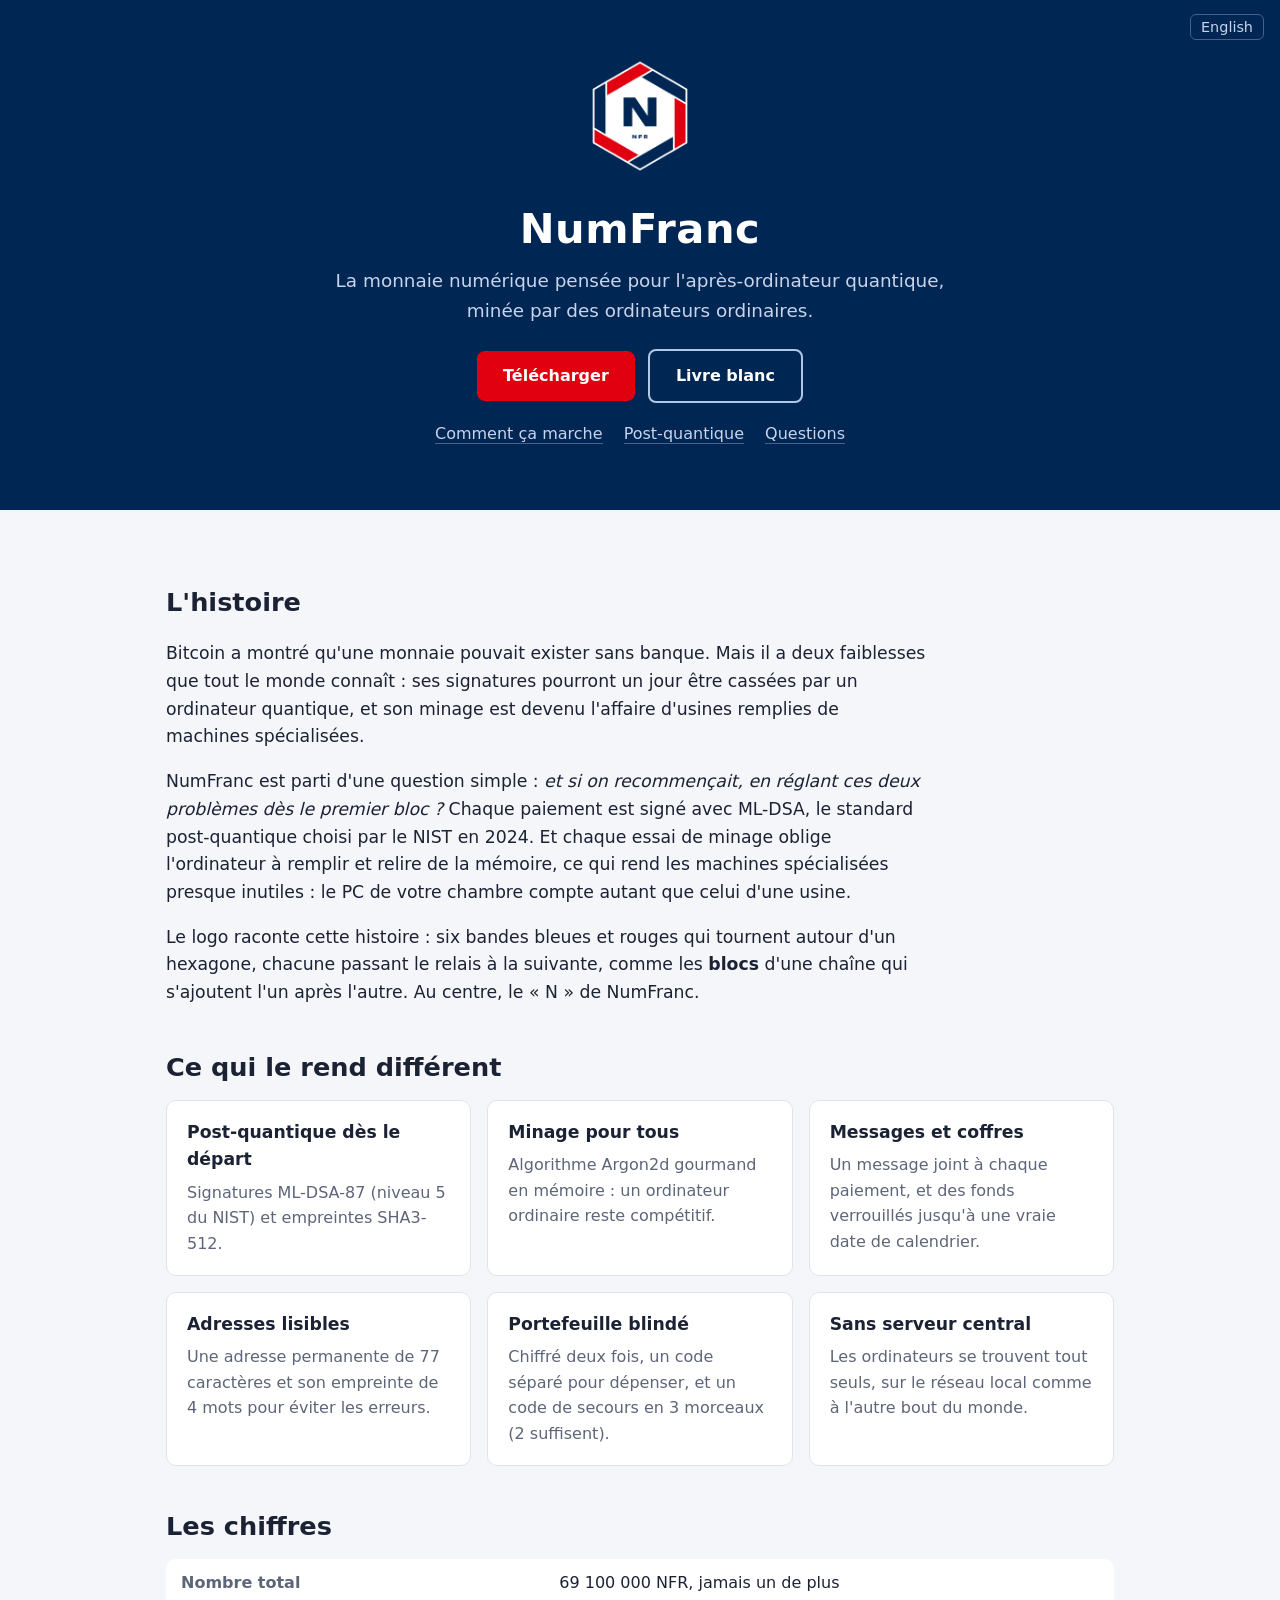
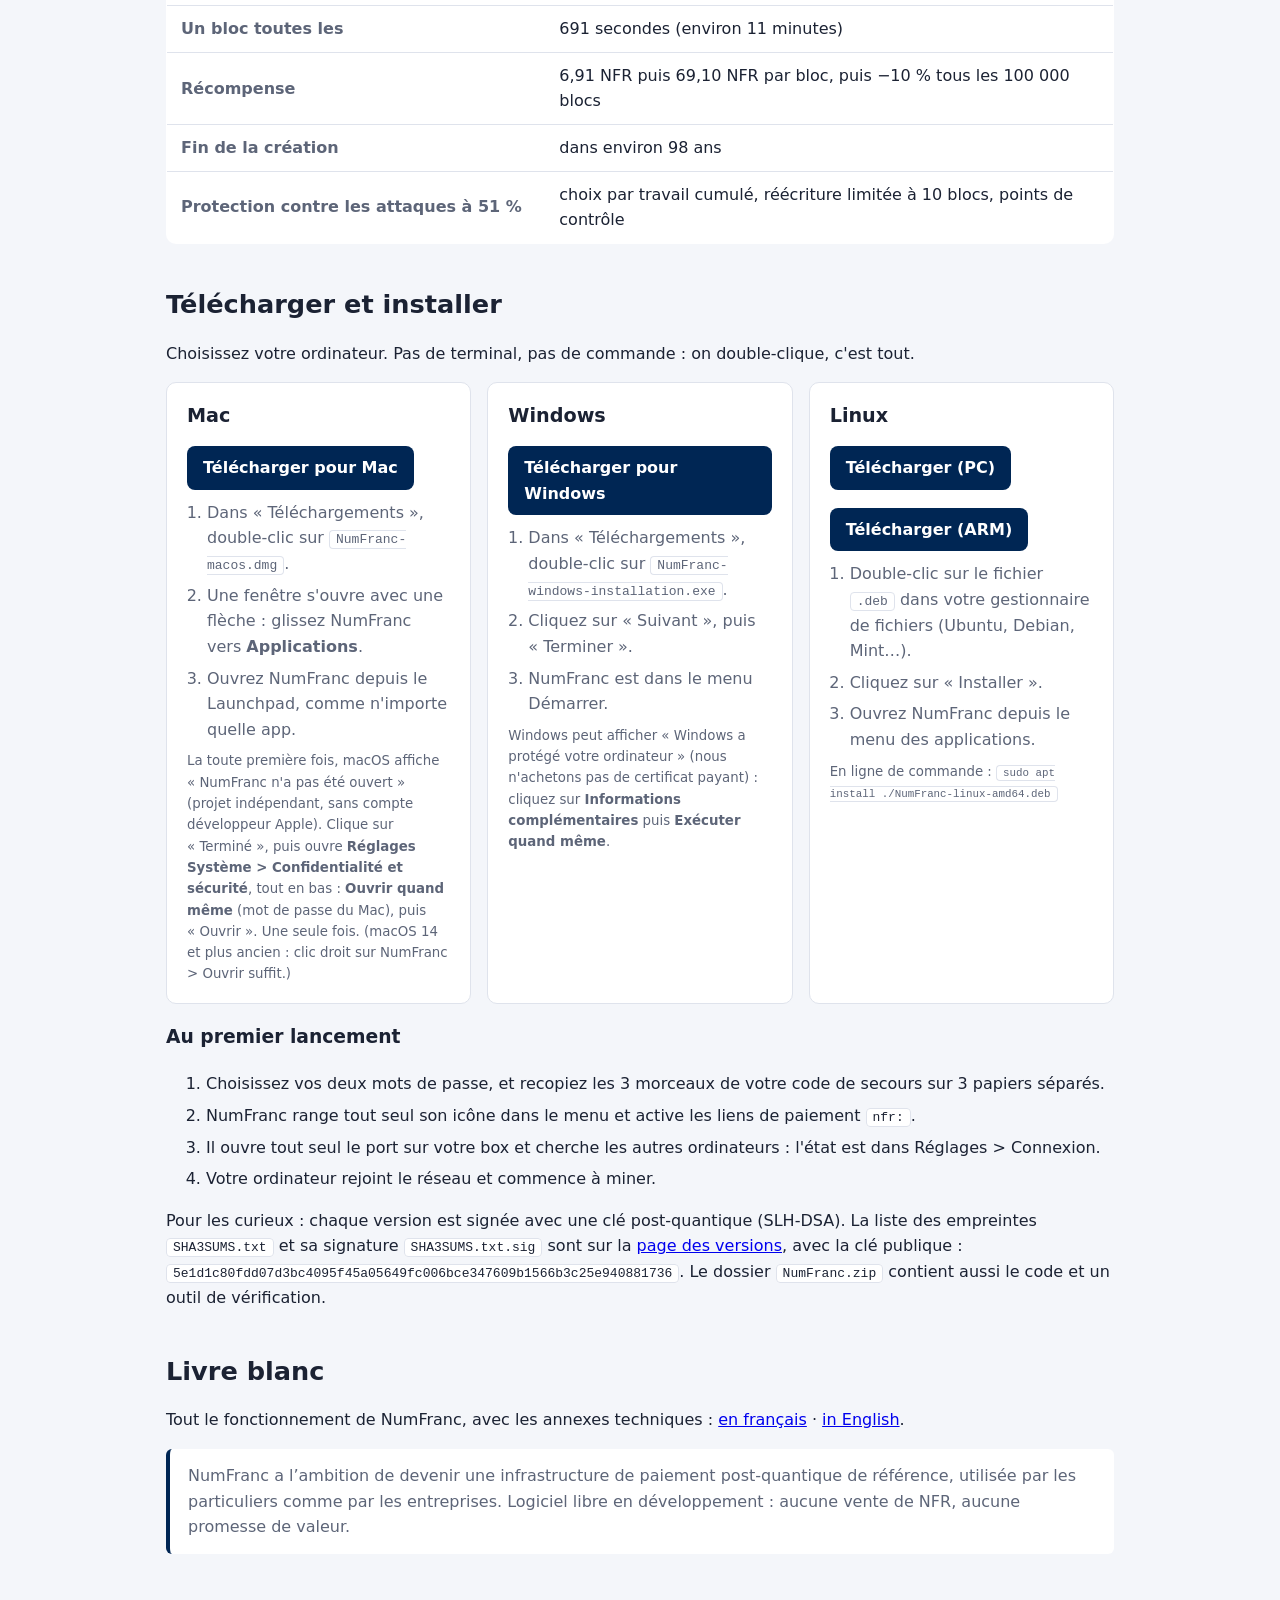
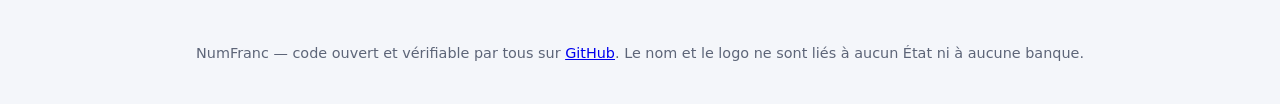
<file: site/index.html>
<!doctype html>
<html lang="fr">
<head>
<meta charset="utf-8">
<meta name="viewport" content="width=device-width, initial-scale=1">
<title>NumFranc (NFR)</title>
<meta name="description" content="NumFranc a l&#39;ambition de devenir une infrastructure de paiement post-quantique de référence, utilisée par les particuliers comme par les entreprises. Logiciel libre en développement : aucune vente de NFR, aucune promesse de valeur.">
<meta name="google-site-verification" content="rCvxL5lzXR0NyiisfN-q47-j6JkW8sqZQiL1lX-KWlM" />
<link rel="canonical" href="https://shadowrook-crypto.github.io/NumFranc/">
<link rel="alternate" hreflang="fr" href="https://shadowrook-crypto.github.io/NumFranc/">
<link rel="alternate" hreflang="en" href="https://shadowrook-crypto.github.io/NumFranc/en.html">
<meta name="keywords" content="NumFranc, NFR, cryptomonnaie, post-quantique, ML-DSA, SLH-DSA, Rust, blockchain, preuve de travail, Argon2, open source">
<meta property="og:type" content="website">
<meta property="og:title" content="NumFranc (NFR) — monnaie numérique post-quantique">
<meta property="og:description" content="NumFranc a l&#39;ambition de devenir une infrastructure de paiement post-quantique de référence, utilisée par les particuliers comme par les entreprises. Logiciel libre en développement : aucune vente de NFR, aucune promesse de valeur.">
<meta property="og:url" content="https://shadowrook-crypto.github.io/NumFranc/">
<meta property="og:image" content="https://shadowrook-crypto.github.io/NumFranc/logo-256.png">
<meta property="og:locale" content="fr_FR">
<meta name="twitter:card" content="summary">
<script type="application/ld+json">{"@context":"https://schema.org","@type":"SoftwareApplication","name":"NumFranc","alternateName":"NFR","applicationCategory":"FinanceApplication","operatingSystem":"macOS, Windows, Linux","offers":{"@type":"Offer","price":"0","priceCurrency":"EUR"},"license":"https://opensource.org/licenses/MIT","url":"https://shadowrook-crypto.github.io/NumFranc/","codeRepository":"https://github.com/ShadowRook-crypto/NumFranc","author":{"@type":"Person","name":"ShadowRook"},"description":"NumFranc a l'ambition de devenir une infrastructure de paiement post-quantique de référence, utilisée par les particuliers comme par les entreprises. Logiciel libre en développement : aucune vente de NFR, aucune promesse de valeur."}</script>
<link rel="icon" href="favicon.svg" type="image/svg+xml">
<link rel="icon" href="favicon-32.png" type="image/png" sizes="32x32">
<link rel="apple-touch-icon" href="apple-touch-icon.png">
<style>
  :root {
    --nuit: #002654; --or: #E1000F; --clair: #AFC8E6; --fond: #f4f6fa; --texte: #1b2233; --doux: #5d6578;
    --carte: #ffffff; --bord: #dfe3ec;
  }
  @media (prefers-color-scheme: dark) {
    :root { --fond: #12151c; --texte: #e8ebf2; --doux: #a3aabb; --carte: #1c212b; --bord: #2c3342; }
  }
  * { box-sizing: border-box; }
  body { margin: 0; font-family: system-ui, -apple-system, "Segoe UI", Roboto, sans-serif; background: var(--fond); color: var(--texte); line-height: 1.6; }
  header { background: var(--nuit); color: #fff; padding: 56px 16px 64px; text-align: center; }
  header img { width: 120px; height: 120px; }
  header h1 { font-size: 2.6rem; margin: 12px 0 4px; letter-spacing: .5px; }
  header p { margin: 0 auto; max-width: 640px; color: #c9d3ea; font-size: 1.15rem; }
  .bouton.secondaire { background: transparent; color: #fff; border: 2px solid var(--clair); margin-left: 8px; }
  .bouton { display: inline-block; margin-top: 24px; background: var(--or); color: #FFFFFF; font-weight: 700; padding: 12px 26px; border-radius: 8px; text-decoration: none; }
  main { max-width: 980px; margin: 0 auto; padding: 32px 16px 48px; }
  h2 { font-size: 1.6rem; margin: 40px 0 12px; }
  .histoire { font-size: 1.08rem; max-width: 760px; }
  .grille { display: grid; grid-template-columns: repeat(auto-fit, minmax(260px, 1fr)); gap: 16px; }
  .carte { background: var(--carte); border: 1px solid var(--bord); border-radius: 10px; padding: 18px 20px; }
  .carte h3 { margin: 0 0 6px; font-size: 1.08rem; }
  .carte p { margin: 0; color: var(--doux); }
  table { width: 100%; border-collapse: collapse; background: var(--carte); border: 1px solid var(--bord); border-radius: 10px; overflow: hidden; }
  td, th { text-align: left; padding: 10px 14px; border-bottom: 1px solid var(--bord); }
  th { width: 40%; color: var(--doux); font-weight: 600; }
  ol li { margin-bottom: 6px; }
  .langue { position: absolute; top: 14px; right: 16px; }
  .langue a { color: #c9d3ea; text-decoration: none; border: 1px solid #4a5f8a; border-radius: 6px; padding: 4px 10px; font-size: .9rem; }
  header { position: relative; }
  .systemes { display: grid; grid-template-columns: repeat(auto-fit, minmax(280px, 1fr)); gap: 16px; }
  .systemes .carte h3 { font-size: 1.2rem; }
  .systemes .telecharge { display: inline-block; margin: 8px 0 10px; background: var(--nuit); color: #fff; font-weight: 700; padding: 9px 16px; border-radius: 8px; text-decoration: none; }
  @media (prefers-color-scheme: dark) { .systemes .telecharge { background: #2c4a86; } }
  .systemes ol { margin: 0; padding-left: 20px; color: var(--doux); }
  .systemes small { color: var(--doux); display: block; margin-top: 8px; }
  .avertissement { border-left: 4px solid var(--nuit); background: var(--carte); padding: 14px 18px; border-radius: 6px; color: var(--doux); }
  footer { text-align: center; color: var(--doux); padding: 24px 16px 40px; font-size: .9rem; }
  code { background: var(--carte); border: 1px solid var(--bord); border-radius: 4px; padding: 1px 6px; overflow-wrap: anywhere; }
  nav.pages a { color: #c9d3ea; margin: 0 8px; text-decoration: none; border-bottom: 1px solid #4a5f8a; }
</style>
</head>
<body>
<header>
  <div class="langue"><a href="en.html" hreflang="en" lang="en">English</a></div>
  <img src="logo-256.png" alt="Logo NumFranc : un N bleu marine au centre d'un hexagone formé de six bandes bleues et rouges qui tournent">
  <h1>NumFranc</h1>
  <p>La monnaie numérique pensée pour l'après-ordinateur quantique, minée par des ordinateurs ordinaires.</p>
  <a class="bouton" href="https://github.com/ShadowRook-crypto/NumFranc/releases/latest">Télécharger</a>
  <a class="bouton secondaire" href="LIVRE_BLANC.pdf">Livre blanc</a>
  <nav class="pages" style="margin-top:18px"><a href="comment-ca-marche.html">Comment ça marche</a> <a href="post-quantique.html">Post-quantique</a> <a href="faq.html">Questions</a></nav>
</header>

<main>
  <h2>L'histoire</h2>
  <div class="histoire">
    <p>Bitcoin a montré qu'une monnaie pouvait exister sans banque. Mais il a deux faiblesses que tout le monde connaît&nbsp;: ses signatures pourront un jour être cassées par un ordinateur quantique, et son minage est devenu l'affaire d'usines remplies de machines spécialisées.</p>
    <p>NumFranc est parti d'une question simple&nbsp;: <em>et si on recommençait, en réglant ces deux problèmes dès le premier bloc&nbsp;?</em> Chaque paiement est signé avec ML-DSA, le standard post-quantique choisi par le NIST en 2024. Et chaque essai de minage oblige l'ordinateur à remplir et relire de la mémoire, ce qui rend les machines spécialisées presque inutiles&nbsp;: le PC de votre chambre compte autant que celui d'une usine.</p>
    <p>Le logo raconte cette histoire&nbsp;: six bandes bleues et rouges qui tournent autour d'un hexagone, chacune passant le relais à la suivante, comme les <strong>blocs</strong> d'une chaîne qui s'ajoutent l'un après l'autre. Au centre, le «&nbsp;N&nbsp;» de NumFranc.</p>
  </div>

  <h2>Ce qui le rend différent</h2>
  <div class="grille">
    <div class="carte"><h3>Post-quantique dès le départ</h3><p>Signatures ML-DSA-87 (niveau 5 du NIST) et empreintes SHA3-512.</p></div>
    <div class="carte"><h3>Minage pour tous</h3><p>Algorithme Argon2d gourmand en mémoire : un ordinateur ordinaire reste compétitif.</p></div>
    <div class="carte"><h3>Messages et coffres</h3><p>Un message joint à chaque paiement, et des fonds verrouillés jusqu'à une vraie date de calendrier.</p></div>
    <div class="carte"><h3>Adresses lisibles</h3><p>Une adresse permanente de 77 caractères et son empreinte de 4 mots pour éviter les erreurs.</p></div>
    <div class="carte"><h3>Portefeuille blindé</h3><p>Chiffré deux fois, un code séparé pour dépenser, et un code de secours en 3 morceaux (2 suffisent).</p></div>
    <div class="carte"><h3>Sans serveur central</h3><p>Les ordinateurs se trouvent tout seuls, sur le réseau local comme à l'autre bout du monde.</p></div>
  </div>

  <h2>Les chiffres</h2>
  <table>
    <tr><th>Nombre total</th><td>69 100 000 NFR, jamais un de plus</td></tr>
    <tr><th>Un bloc toutes les</th><td>691 secondes (environ 11 minutes)</td></tr>
    <tr><th>Récompense</th><td>6,91 NFR puis 69,10 NFR par bloc, puis −10 % tous les 100 000 blocs</td></tr>
    <tr><th>Fin de la création</th><td>dans environ 98 ans</td></tr>
    <tr><th>Protection contre les attaques à 51 %</th><td>choix par travail cumulé, réécriture limitée à 10 blocs, points de contrôle</td></tr>
  </table>

  <h2 id="telecharger">Télécharger et installer</h2>
  <p>Choisissez votre ordinateur. Pas de terminal, pas de commande&nbsp;: on double-clique, c'est tout.</p>
  <div class="systemes">
    <div class="carte">
      <h3>Mac</h3>
      <a class="telecharge" href="https://github.com/ShadowRook-crypto/NumFranc/releases/latest/download/NumFranc-macos.dmg">Télécharger pour Mac</a>
      <ol>
        <li>Dans «&nbsp;Téléchargements&nbsp;», double-clic sur <code>NumFranc-macos.dmg</code>.</li>
        <li>Une fenêtre s'ouvre avec une flèche&nbsp;: glissez NumFranc vers <strong>Applications</strong>.</li>
        <li>Ouvrez NumFranc depuis le Launchpad, comme n'importe quelle app.</li>
      </ol>
      <small>La toute première fois, macOS affiche «&nbsp;NumFranc n'a pas été ouvert&nbsp;» (projet indépendant, sans compte développeur Apple). Clique sur «&nbsp;Terminé&nbsp;», puis ouvre <strong>Réglages Système &gt; Confidentialité et sécurité</strong>, tout en bas&nbsp;: <strong>Ouvrir quand même</strong> (mot de passe du Mac), puis «&nbsp;Ouvrir&nbsp;». Une seule fois. (macOS 14 et plus ancien&nbsp;: clic droit sur NumFranc &gt; Ouvrir suffit.)</small>
    </div>
    <div class="carte">
      <h3>Windows</h3>
      <a class="telecharge" href="https://github.com/ShadowRook-crypto/NumFranc/releases/latest/download/NumFranc-windows-installation.exe">Télécharger pour Windows</a>
      <ol>
        <li>Dans «&nbsp;Téléchargements&nbsp;», double-clic sur <code>NumFranc-windows-installation.exe</code>.</li>
        <li>Cliquez sur «&nbsp;Suivant&nbsp;», puis «&nbsp;Terminer&nbsp;».</li>
        <li>NumFranc est dans le menu Démarrer.</li>
      </ol>
      <small>Windows peut afficher «&nbsp;Windows a protégé votre ordinateur&nbsp;» (nous n'achetons pas de certificat payant)&nbsp;: cliquez sur <strong>Informations complémentaires</strong> puis <strong>Exécuter quand même</strong>.</small>
    </div>
    <div class="carte">
      <h3>Linux</h3>
      <a class="telecharge" href="https://github.com/ShadowRook-crypto/NumFranc/releases/latest/download/NumFranc-linux-amd64.deb">Télécharger (PC)</a>
      <a class="telecharge" href="https://github.com/ShadowRook-crypto/NumFranc/releases/latest/download/NumFranc-linux-arm64.deb">Télécharger (ARM)</a>
      <ol>
        <li>Double-clic sur le fichier <code>.deb</code> dans votre gestionnaire de fichiers (Ubuntu, Debian, Mint…).</li>
        <li>Cliquez sur «&nbsp;Installer&nbsp;».</li>
        <li>Ouvrez NumFranc depuis le menu des applications.</li>
      </ol>
      <small>En ligne de commande&nbsp;: <code>sudo apt install ./NumFranc-linux-amd64.deb</code></small>
    </div>
  </div>
  <h3>Au premier lancement</h3>
  <ol>
    <li>Choisissez vos deux mots de passe, et recopiez les 3 morceaux de votre code de secours sur 3 papiers séparés.</li>
    <li>NumFranc range tout seul son icône dans le menu et active les liens de paiement <code>nfr:</code>.</li>
    <li>Il ouvre tout seul le port sur votre box et cherche les autres ordinateurs&nbsp;: l'état est dans Réglages &gt; Connexion.</li>
    <li>Votre ordinateur rejoint le réseau et commence à miner.</li>
  </ol>
  <p>Pour les curieux&nbsp;: chaque version est signée avec une clé post-quantique (SLH-DSA). La liste des empreintes <code>SHA3SUMS.txt</code> et sa signature <code>SHA3SUMS.txt.sig</code> sont sur la <a href="https://github.com/ShadowRook-crypto/NumFranc/releases/latest">page des versions</a>, avec la clé publique&nbsp;: <code>5e1d1c80fdd07d3bc4095f45a05649fc006bce347609b1566b3c25e940881736</code>. Le dossier <code>NumFranc.zip</code> contient aussi le code et un outil de vérification.</p>

  <h2>Livre blanc</h2>
  <p>Tout le fonctionnement de NumFranc, avec les annexes techniques&nbsp;: <a href="LIVRE_BLANC.pdf">en français</a> · <a href="WHITEPAPER.pdf">in English</a>.</p>

  <p class="avertissement">NumFranc a l&rsquo;ambition de devenir une infrastructure de paiement post-quantique de référence, utilisée par les particuliers comme par les entreprises. Logiciel libre en développement&nbsp;: aucune vente de NFR, aucune promesse de valeur.</p>
</main>

<footer>
  NumFranc — code ouvert et vérifiable par tous sur <a href="https://github.com/ShadowRook-crypto/NumFranc">GitHub</a>. Le nom et le logo ne sont liés à aucun État ni à aucune banque.
</footer>
</body>
</html>
</file>
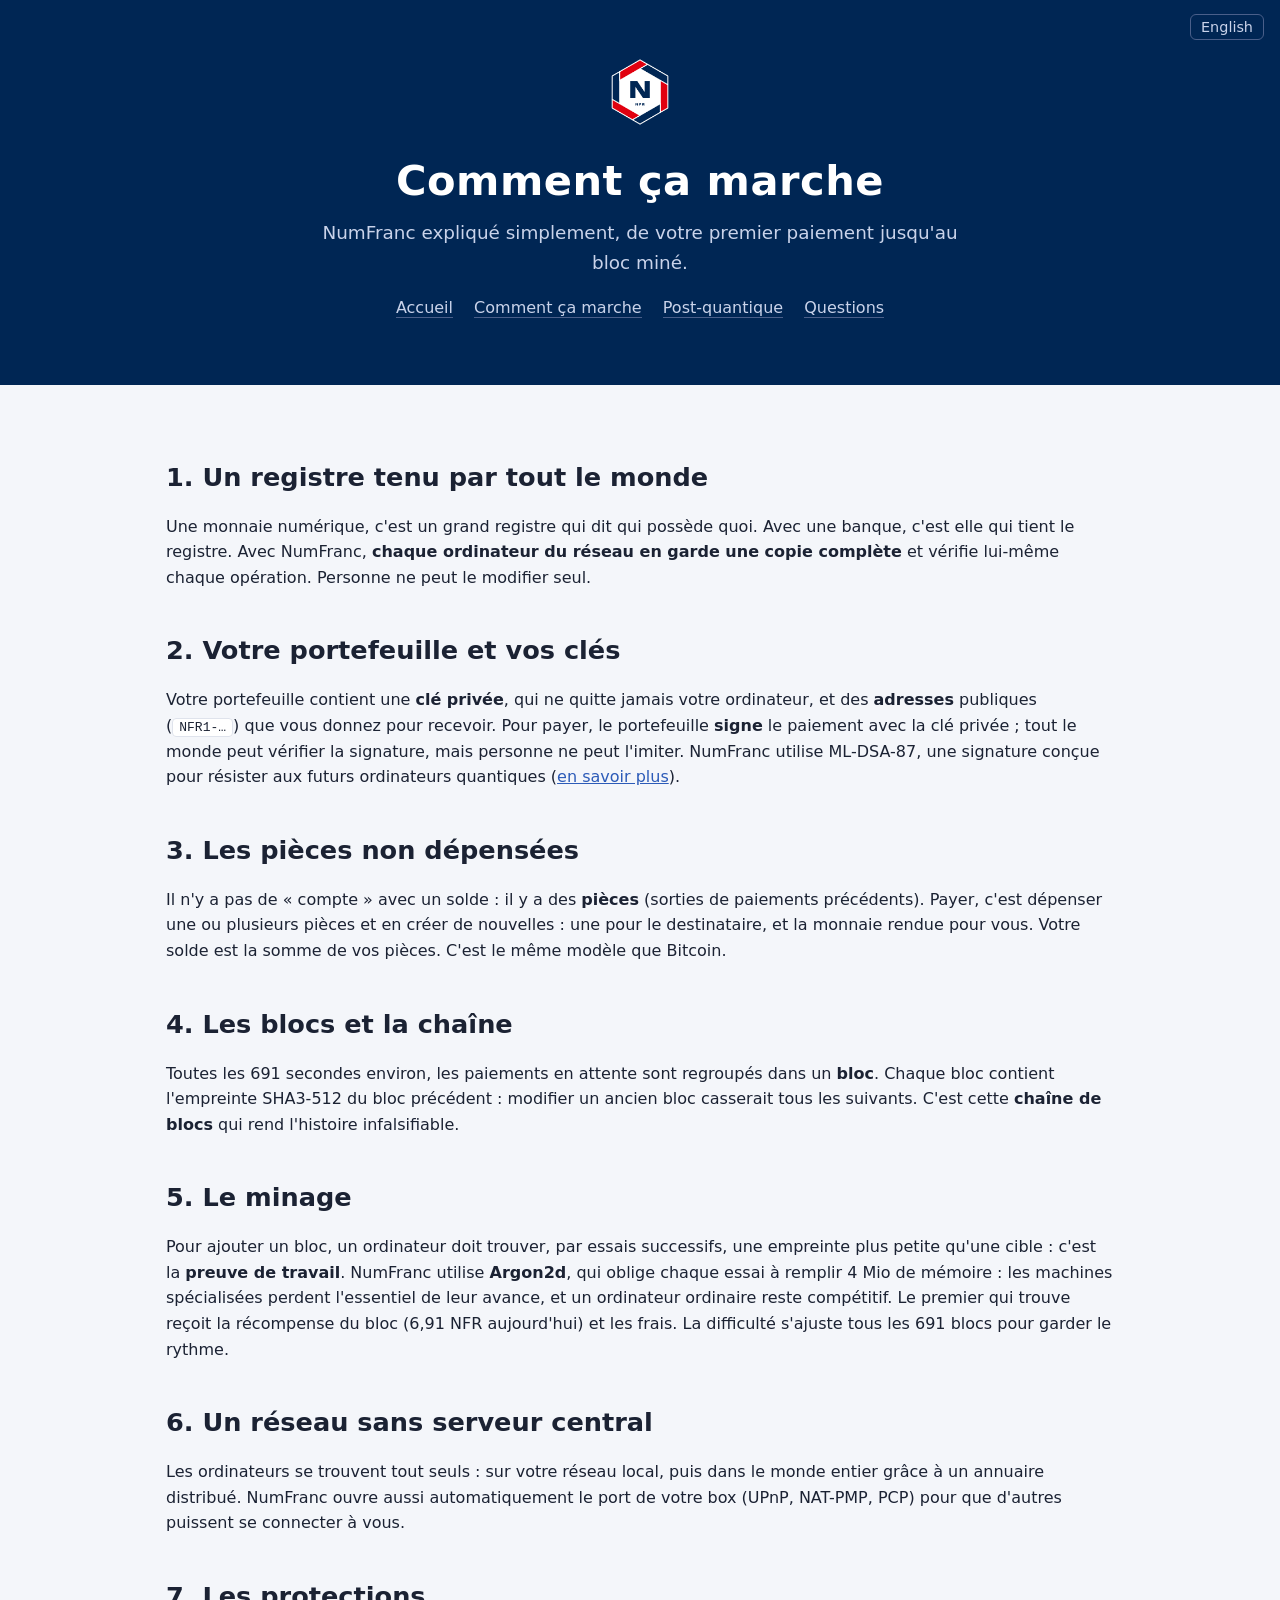
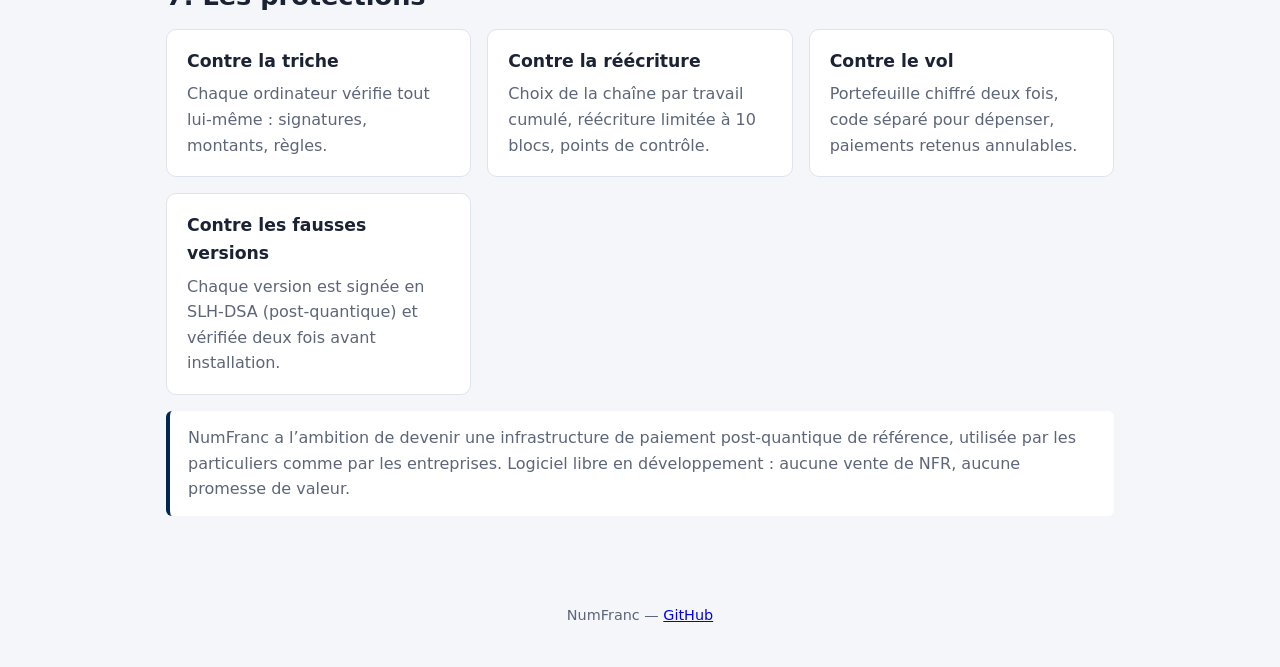
<file: site/comment-ca-marche.html>
<!doctype html>
<html lang="fr">
<head>
<meta charset="utf-8">
<meta name="viewport" content="width=device-width, initial-scale=1">
<title>Comment fonctionne NumFranc — blocs, minage et signatures post-quantiques</title>
<meta name="description" content="Comment fonctionne NumFranc, expliqué simplement : transactions, blocs, minage Argon2, signatures post-quantiques ML-DSA, réseau sans serveur central.">
<link rel="canonical" href="https://shadowrook-crypto.github.io/NumFranc/comment-ca-marche.html">
<link rel="alternate" hreflang="fr" href="https://shadowrook-crypto.github.io/NumFranc/comment-ca-marche.html">
<link rel="alternate" hreflang="en" href="https://shadowrook-crypto.github.io/NumFranc/how-it-works.html">
<meta property="og:type" content="article">
<meta property="og:title" content="Comment fonctionne NumFranc — blocs, minage et signatures post-quantiques">
<meta property="og:description" content="Comment fonctionne NumFranc, expliqué simplement : transactions, blocs, minage Argon2, signatures post-quantiques ML-DSA, réseau sans serveur central.">
<meta property="og:url" content="https://shadowrook-crypto.github.io/NumFranc/comment-ca-marche.html">
<meta property="og:image" content="https://shadowrook-crypto.github.io/NumFranc/logo-256.png">
<link rel="icon" href="favicon.svg" type="image/svg+xml">
<link rel="stylesheet" href="style.css">
</head>
<body>
<header>
  <div class="langue"><a href="how-it-works.html" hreflang="en">English</a></div>
  <img src="logo-256.png" alt="NumFranc" style="width:72px;height:72px">
  <h1>Comment ça marche</h1>
  <p>NumFranc expliqué simplement, de votre premier paiement jusqu'au bloc miné.</p>
  <nav class="pages"><a href="index.html">Accueil</a> <a href="comment-ca-marche.html">Comment ça marche</a> <a href="post-quantique.html">Post-quantique</a> <a href="faq.html">Questions</a></nav>
</header>
<main>

  <h2>1. Un registre tenu par tout le monde</h2>
  <p>Une monnaie numérique, c'est un grand registre qui dit qui possède quoi. Avec une banque, c'est elle qui tient le registre. Avec NumFranc, <strong>chaque ordinateur du réseau en garde une copie complète</strong> et vérifie lui-même chaque opération. Personne ne peut le modifier seul.</p>
  <h2>2. Votre portefeuille et vos clés</h2>
  <p>Votre portefeuille contient une <strong>clé privée</strong>, qui ne quitte jamais votre ordinateur, et des <strong>adresses</strong> publiques (<code>NFR1-…</code>) que vous donnez pour recevoir. Pour payer, le portefeuille <strong>signe</strong> le paiement avec la clé privée&nbsp;; tout le monde peut vérifier la signature, mais personne ne peut l'imiter. NumFranc utilise ML-DSA-87, une signature conçue pour résister aux futurs ordinateurs quantiques (<a href="post-quantique.html">en savoir plus</a>).</p>
  <h2>3. Les pièces non dépensées</h2>
  <p>Il n'y a pas de «&nbsp;compte&nbsp;» avec un solde&nbsp;: il y a des <strong>pièces</strong> (sorties de paiements précédents). Payer, c'est dépenser une ou plusieurs pièces et en créer de nouvelles&nbsp;: une pour le destinataire, et la monnaie rendue pour vous. Votre solde est la somme de vos pièces. C'est le même modèle que Bitcoin.</p>
  <h2>4. Les blocs et la chaîne</h2>
  <p>Toutes les 691 secondes environ, les paiements en attente sont regroupés dans un <strong>bloc</strong>. Chaque bloc contient l'empreinte SHA3-512 du bloc précédent&nbsp;: modifier un ancien bloc casserait tous les suivants. C'est cette <strong>chaîne de blocs</strong> qui rend l'histoire infalsifiable.</p>
  <h2>5. Le minage</h2>
  <p>Pour ajouter un bloc, un ordinateur doit trouver, par essais successifs, une empreinte plus petite qu'une cible&nbsp;: c'est la <strong>preuve de travail</strong>. NumFranc utilise <strong>Argon2d</strong>, qui oblige chaque essai à remplir 4&nbsp;Mio de mémoire&nbsp;: les machines spécialisées perdent l'essentiel de leur avance, et un ordinateur ordinaire reste compétitif. Le premier qui trouve reçoit la récompense du bloc (6,91 NFR aujourd'hui) et les frais. La difficulté s'ajuste tous les 691 blocs pour garder le rythme.</p>
  <h2>6. Un réseau sans serveur central</h2>
  <p>Les ordinateurs se trouvent tout seuls&nbsp;: sur votre réseau local, puis dans le monde entier grâce à un annuaire distribué. NumFranc ouvre aussi automatiquement le port de votre box (UPnP, NAT-PMP, PCP) pour que d'autres puissent se connecter à vous.</p>
  <h2>7. Les protections</h2>
  <div class="grille">
    <div class="carte"><h3>Contre la triche</h3><p>Chaque ordinateur vérifie tout lui-même : signatures, montants, règles.</p></div>
    <div class="carte"><h3>Contre la réécriture</h3><p>Choix de la chaîne par travail cumulé, réécriture limitée à 10 blocs, points de contrôle.</p></div>
    <div class="carte"><h3>Contre le vol</h3><p>Portefeuille chiffré deux fois, code séparé pour dépenser, paiements retenus annulables.</p></div>
    <div class="carte"><h3>Contre les fausses versions</h3><p>Chaque version est signée en SLH-DSA (post-quantique) et vérifiée deux fois avant installation.</p></div>
  </div>

  <p class="avertissement">NumFranc a l&rsquo;ambition de devenir une infrastructure de paiement post-quantique de référence, utilisée par les particuliers comme par les entreprises. Logiciel libre en développement&nbsp;: aucune vente de NFR, aucune promesse de valeur.</p>
</main>
<footer>NumFranc — <a href="https://github.com/ShadowRook-crypto/NumFranc">GitHub</a></footer>
</body>
</html>
</file>
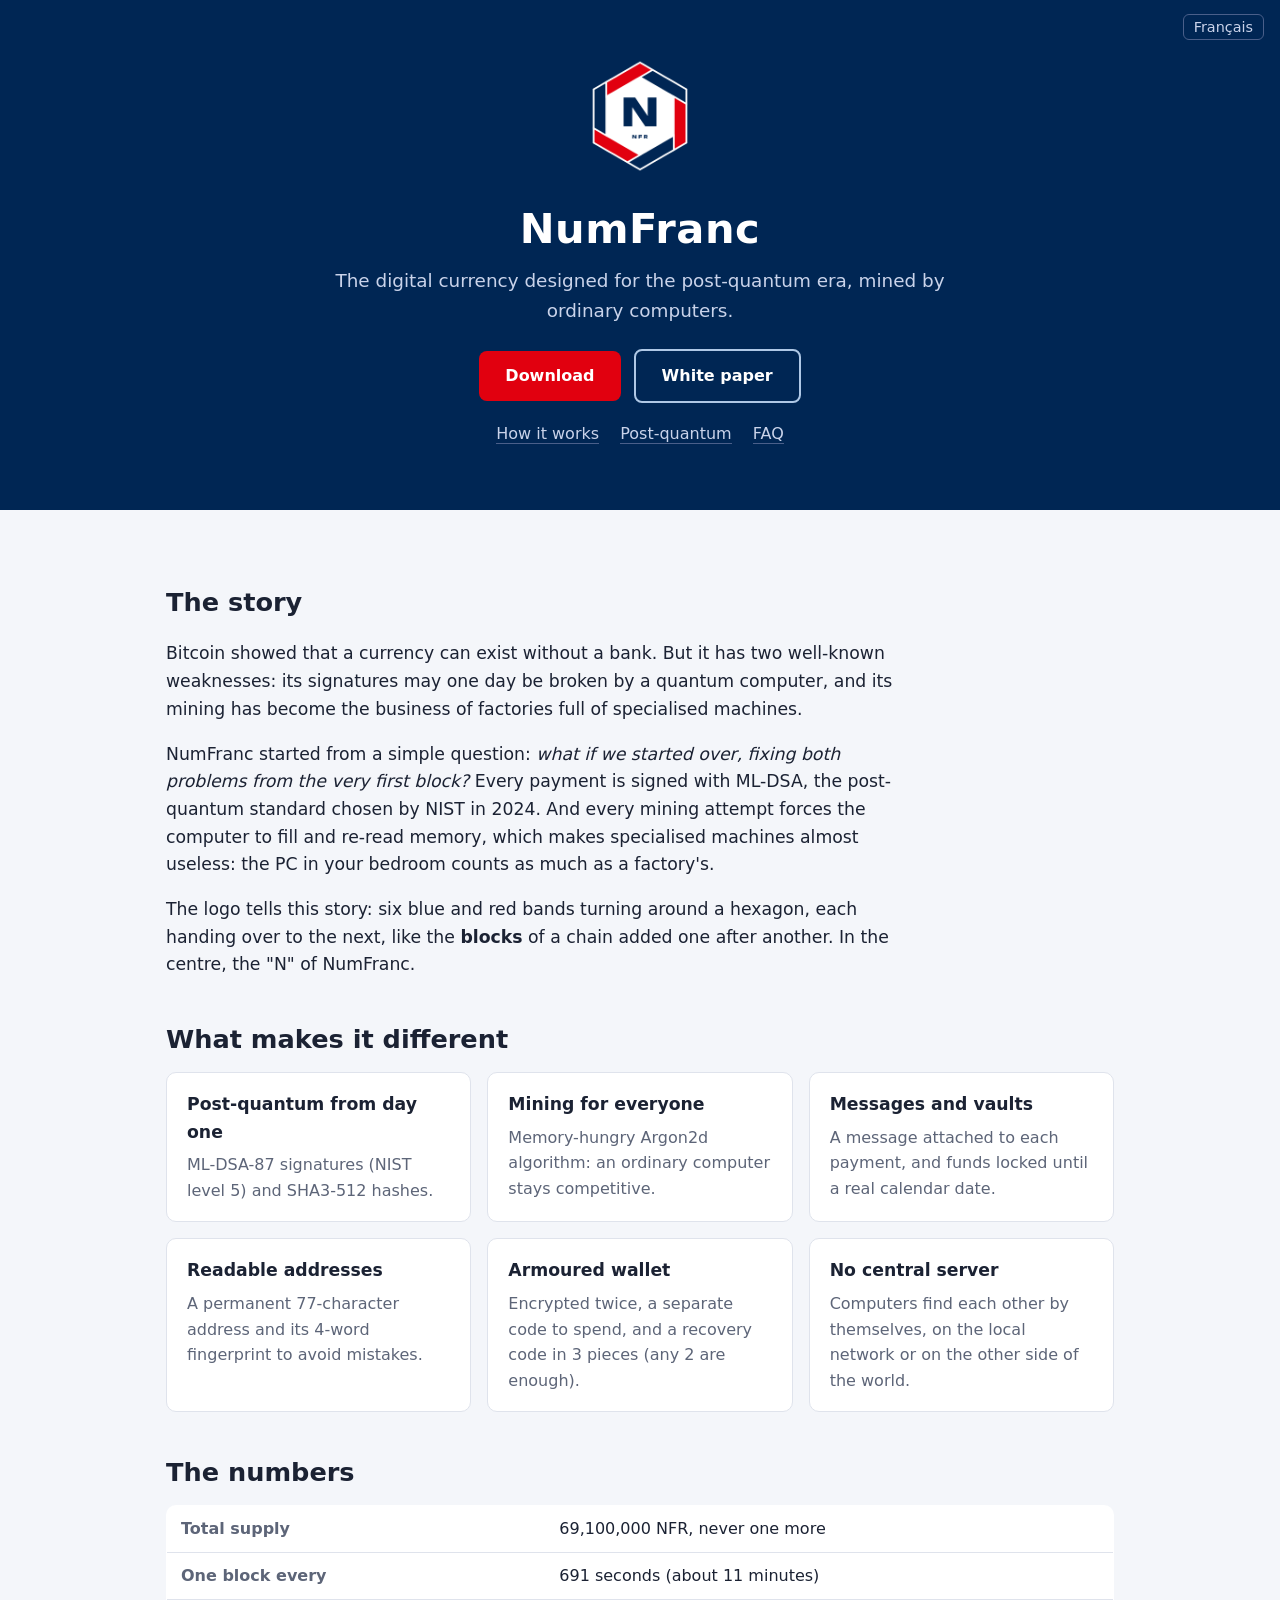
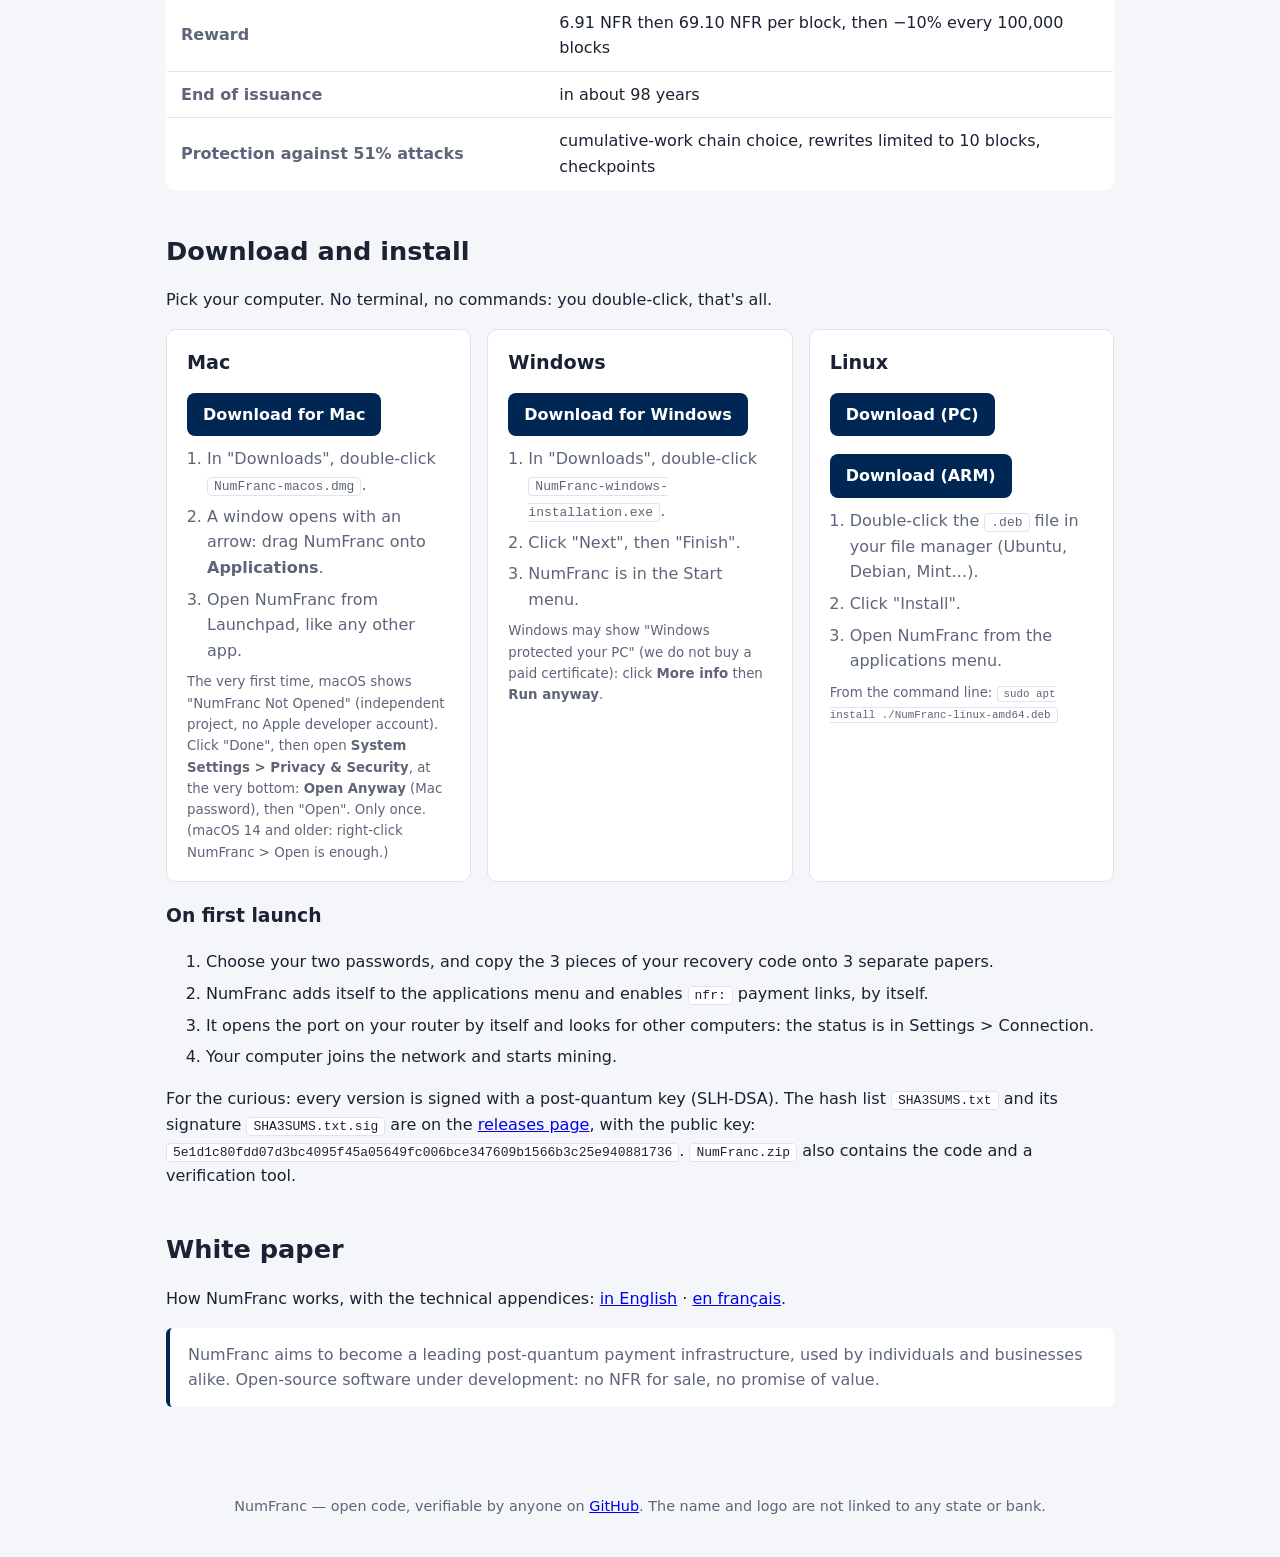
<file: site/en.html>
<!doctype html>
<html lang="en">
<head>
<meta charset="utf-8">
<meta name="viewport" content="width=device-width, initial-scale=1">
<title>NumFranc (NFR) — English</title>
<meta name="description" content="NumFranc aims to become a leading post-quantum payment infrastructure, used by individuals and businesses alike. Open-source software under development: no NFR for sale, no promise of value.">
<link rel="canonical" href="https://shadowrook-crypto.github.io/NumFranc/en.html">
<link rel="alternate" hreflang="fr" href="https://shadowrook-crypto.github.io/NumFranc/">
<link rel="alternate" hreflang="en" href="https://shadowrook-crypto.github.io/NumFranc/en.html">
<meta name="keywords" content="NumFranc, NFR, cryptocurrency, post-quantum, ML-DSA, SLH-DSA, Rust, blockchain, proof of work, Argon2, open source">
<meta property="og:type" content="website">
<meta property="og:title" content="NumFranc (NFR) — post-quantum digital currency">
<meta property="og:description" content="NumFranc aims to become a leading post-quantum payment infrastructure, used by individuals and businesses alike. Open-source software under development: no NFR for sale, no promise of value.">
<meta property="og:url" content="https://shadowrook-crypto.github.io/NumFranc/en.html">
<meta property="og:image" content="https://shadowrook-crypto.github.io/NumFranc/logo-256.png">
<meta property="og:locale" content="en_US">
<meta name="twitter:card" content="summary">
<link rel="icon" href="favicon.svg" type="image/svg+xml">
<link rel="icon" href="favicon-32.png" type="image/png" sizes="32x32">
<link rel="apple-touch-icon" href="apple-touch-icon.png">
<style>
  :root {
    --nuit: #002654; --or: #E1000F; --clair: #AFC8E6; --fond: #f4f6fa; --texte: #1b2233; --doux: #5d6578;
    --carte: #ffffff; --bord: #dfe3ec;
  }
  @media (prefers-color-scheme: dark) {
    :root { --fond: #12151c; --texte: #e8ebf2; --doux: #a3aabb; --carte: #1c212b; --bord: #2c3342; }
  }
  * { box-sizing: border-box; }
  body { margin: 0; font-family: system-ui, -apple-system, "Segoe UI", Roboto, sans-serif; background: var(--fond); color: var(--texte); line-height: 1.6; }
  header { background: var(--nuit); color: #fff; padding: 56px 16px 64px; text-align: center; }
  header img { width: 120px; height: 120px; }
  header h1 { font-size: 2.6rem; margin: 12px 0 4px; letter-spacing: .5px; }
  header p { margin: 0 auto; max-width: 640px; color: #c9d3ea; font-size: 1.15rem; }
  .bouton.secondaire { background: transparent; color: #fff; border: 2px solid var(--clair); margin-left: 8px; }
  .bouton { display: inline-block; margin-top: 24px; background: var(--or); color: #FFFFFF; font-weight: 700; padding: 12px 26px; border-radius: 8px; text-decoration: none; }
  main { max-width: 980px; margin: 0 auto; padding: 32px 16px 48px; }
  h2 { font-size: 1.6rem; margin: 40px 0 12px; }
  .histoire { font-size: 1.08rem; max-width: 760px; }
  .grille { display: grid; grid-template-columns: repeat(auto-fit, minmax(260px, 1fr)); gap: 16px; }
  .carte { background: var(--carte); border: 1px solid var(--bord); border-radius: 10px; padding: 18px 20px; }
  .carte h3 { margin: 0 0 6px; font-size: 1.08rem; }
  .carte p { margin: 0; color: var(--doux); }
  table { width: 100%; border-collapse: collapse; background: var(--carte); border: 1px solid var(--bord); border-radius: 10px; overflow: hidden; }
  td, th { text-align: left; padding: 10px 14px; border-bottom: 1px solid var(--bord); }
  th { width: 40%; color: var(--doux); font-weight: 600; }
  ol li { margin-bottom: 6px; }
  .langue { position: absolute; top: 14px; right: 16px; }
  .langue a { color: #c9d3ea; text-decoration: none; border: 1px solid #4a5f8a; border-radius: 6px; padding: 4px 10px; font-size: .9rem; }
  header { position: relative; }
  .systemes { display: grid; grid-template-columns: repeat(auto-fit, minmax(280px, 1fr)); gap: 16px; }
  .systemes .carte h3 { font-size: 1.2rem; }
  .systemes .telecharge { display: inline-block; margin: 8px 0 10px; background: var(--nuit); color: #fff; font-weight: 700; padding: 9px 16px; border-radius: 8px; text-decoration: none; }
  @media (prefers-color-scheme: dark) { .systemes .telecharge { background: #2c4a86; } }
  .systemes ol { margin: 0; padding-left: 20px; color: var(--doux); }
  .systemes small { color: var(--doux); display: block; margin-top: 8px; }
  .avertissement { border-left: 4px solid var(--nuit); background: var(--carte); padding: 14px 18px; border-radius: 6px; color: var(--doux); }
  footer { text-align: center; color: var(--doux); padding: 24px 16px 40px; font-size: .9rem; }
  code { background: var(--carte); border: 1px solid var(--bord); border-radius: 4px; padding: 1px 6px; overflow-wrap: anywhere; }
  nav.pages a { color: #c9d3ea; margin: 0 8px; text-decoration: none; border-bottom: 1px solid #4a5f8a; }
</style>
</head>
<body>
<header>
  <div class="langue"><a href="index.html" hreflang="fr" lang="fr">Français</a></div>
  <img src="logo-256.png" alt="NumFranc logo: a navy N at the centre of a hexagon made of six turning blue and red bands">
  <h1>NumFranc</h1>
  <p>The digital currency designed for the post-quantum era, mined by ordinary computers.</p>
  <a class="bouton" href="https://github.com/ShadowRook-crypto/NumFranc/releases/latest">Download</a>
  <a class="bouton secondaire" href="WHITEPAPER.pdf">White paper</a>
  <nav class="pages" style="margin-top:18px"><a href="how-it-works.html">How it works</a> <a href="post-quantum.html">Post-quantum</a> <a href="faq-en.html">FAQ</a></nav>
</header>

<main>
  <h2>The story</h2>
  <div class="histoire">
    <p>Bitcoin showed that a currency can exist without a bank. But it has two well-known weaknesses: its signatures may one day be broken by a quantum computer, and its mining has become the business of factories full of specialised machines.</p>
    <p>NumFranc started from a simple question: <em>what if we started over, fixing both problems from the very first block?</em> Every payment is signed with ML-DSA, the post-quantum standard chosen by NIST in 2024. And every mining attempt forces the computer to fill and re-read memory, which makes specialised machines almost useless: the PC in your bedroom counts as much as a factory's.</p>
    <p>The logo tells this story: six blue and red bands turning around a hexagon, each handing over to the next, like the <strong>blocks</strong> of a chain added one after another. In the centre, the "N" of NumFranc.</p>
  </div>

  <h2>What makes it different</h2>
  <div class="grille">
    <div class="carte"><h3>Post-quantum from day one</h3><p>ML-DSA-87 signatures (NIST level 5) and SHA3-512 hashes.</p></div>
    <div class="carte"><h3>Mining for everyone</h3><p>Memory-hungry Argon2d algorithm: an ordinary computer stays competitive.</p></div>
    <div class="carte"><h3>Messages and vaults</h3><p>A message attached to each payment, and funds locked until a real calendar date.</p></div>
    <div class="carte"><h3>Readable addresses</h3><p>A permanent 77-character address and its 4-word fingerprint to avoid mistakes.</p></div>
    <div class="carte"><h3>Armoured wallet</h3><p>Encrypted twice, a separate code to spend, and a recovery code in 3 pieces (any 2 are enough).</p></div>
    <div class="carte"><h3>No central server</h3><p>Computers find each other by themselves, on the local network or on the other side of the world.</p></div>
  </div>

  <h2>The numbers</h2>
  <table>
    <tr><th>Total supply</th><td>69,100,000 NFR, never one more</td></tr>
    <tr><th>One block every</th><td>691 seconds (about 11 minutes)</td></tr>
    <tr><th>Reward</th><td>6.91 NFR then 69.10 NFR per block, then −10% every 100,000 blocks</td></tr>
    <tr><th>End of issuance</th><td>in about 98 years</td></tr>
    <tr><th>Protection against 51% attacks</th><td>cumulative-work chain choice, rewrites limited to 10 blocks, checkpoints</td></tr>
  </table>

  <h2 id="telecharger">Download and install</h2>
  <p>Pick your computer. No terminal, no commands: you double-click, that's all.</p>
  <div class="systemes">
    <div class="carte">
      <h3>Mac</h3>
      <a class="telecharge" href="https://github.com/ShadowRook-crypto/NumFranc/releases/latest/download/NumFranc-macos.dmg">Download for Mac</a>
      <ol>
        <li>In "Downloads", double-click <code>NumFranc-macos.dmg</code>.</li>
        <li>A window opens with an arrow: drag NumFranc onto <strong>Applications</strong>.</li>
        <li>Open NumFranc from Launchpad, like any other app.</li>
      </ol>
      <small>The very first time, macOS shows "NumFranc Not Opened" (independent project, no Apple developer account). Click "Done", then open <strong>System Settings &gt; Privacy &amp; Security</strong>, at the very bottom: <strong>Open Anyway</strong> (Mac password), then "Open". Only once. (macOS 14 and older: right-click NumFranc &gt; Open is enough.)</small>
    </div>
    <div class="carte">
      <h3>Windows</h3>
      <a class="telecharge" href="https://github.com/ShadowRook-crypto/NumFranc/releases/latest/download/NumFranc-windows-installation.exe">Download for Windows</a>
      <ol>
        <li>In "Downloads", double-click <code>NumFranc-windows-installation.exe</code>.</li>
        <li>Click "Next", then "Finish".</li>
        <li>NumFranc is in the Start menu.</li>
      </ol>
      <small>Windows may show "Windows protected your PC" (we do not buy a paid certificate): click <strong>More info</strong> then <strong>Run anyway</strong>.</small>
    </div>
    <div class="carte">
      <h3>Linux</h3>
      <a class="telecharge" href="https://github.com/ShadowRook-crypto/NumFranc/releases/latest/download/NumFranc-linux-amd64.deb">Download (PC)</a>
      <a class="telecharge" href="https://github.com/ShadowRook-crypto/NumFranc/releases/latest/download/NumFranc-linux-arm64.deb">Download (ARM)</a>
      <ol>
        <li>Double-click the <code>.deb</code> file in your file manager (Ubuntu, Debian, Mint…).</li>
        <li>Click "Install".</li>
        <li>Open NumFranc from the applications menu.</li>
      </ol>
      <small>From the command line: <code>sudo apt install ./NumFranc-linux-amd64.deb</code></small>
    </div>
  </div>
  <h3>On first launch</h3>
  <ol>
    <li>Choose your two passwords, and copy the 3 pieces of your recovery code onto 3 separate papers.</li>
    <li>NumFranc adds itself to the applications menu and enables <code>nfr:</code> payment links, by itself.</li>
    <li>It opens the port on your router by itself and looks for other computers: the status is in Settings &gt; Connection.</li>
    <li>Your computer joins the network and starts mining.</li>
  </ol>
  <p>For the curious: every version is signed with a post-quantum key (SLH-DSA). The hash list <code>SHA3SUMS.txt</code> and its signature <code>SHA3SUMS.txt.sig</code> are on the <a href="https://github.com/ShadowRook-crypto/NumFranc/releases/latest">releases page</a>, with the public key: <code>5e1d1c80fdd07d3bc4095f45a05649fc006bce347609b1566b3c25e940881736</code>. <code>NumFranc.zip</code> also contains the code and a verification tool.</p>

  <h2>White paper</h2>
  <p>How NumFranc works, with the technical appendices: <a href="WHITEPAPER.pdf">in English</a> · <a href="LIVRE_BLANC.pdf">en français</a>.</p>

  <p class="avertissement">NumFranc aims to become a leading post-quantum payment infrastructure, used by individuals and businesses alike. Open-source software under development: no NFR for sale, no promise of value.</p>
</main>

<footer>
  NumFranc — open code, verifiable by anyone on <a href="https://github.com/ShadowRook-crypto/NumFranc">GitHub</a>. The name and logo are not linked to any state or bank.
</footer>
</body>
</html>
</file>
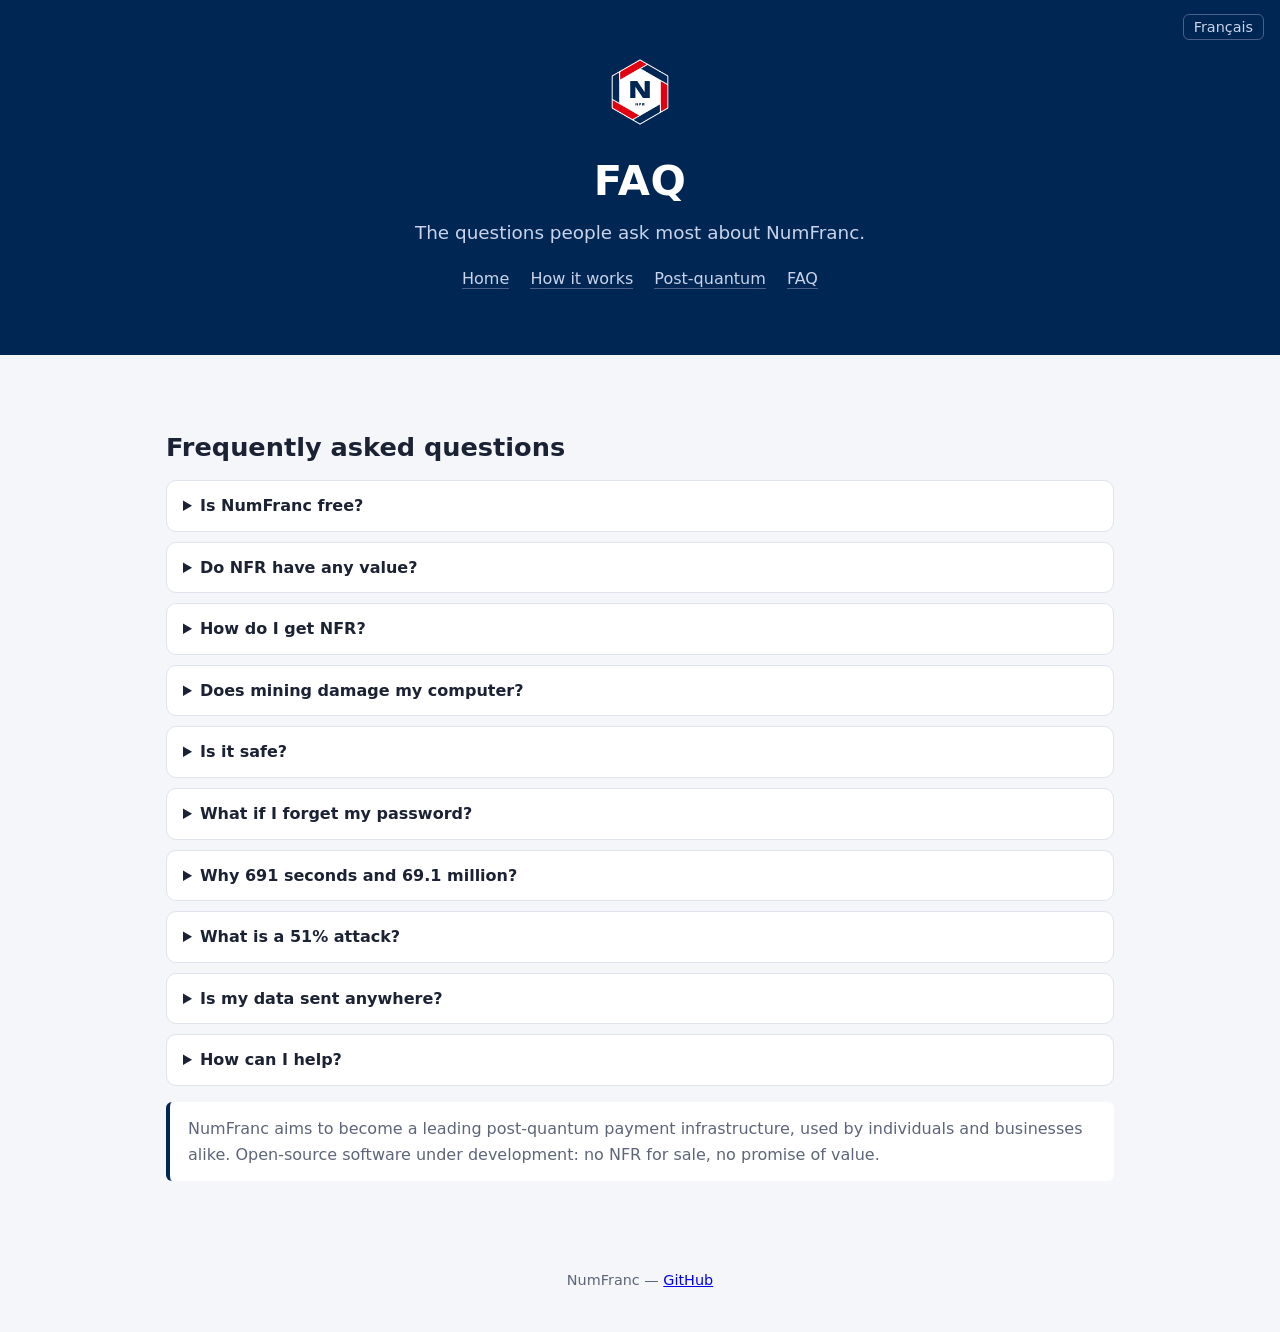
<file: site/faq-en.html>
<!doctype html>
<html lang="en">
<head>
<meta charset="utf-8">
<meta name="viewport" content="width=device-width, initial-scale=1">
<title>NumFranc (NFR) — frequently asked questions</title>
<meta name="description" content="Answers about NumFranc: cost, mining, safety, forgotten password, 51% attacks, privacy.">
<link rel="canonical" href="https://shadowrook-crypto.github.io/NumFranc/faq-en.html">
<link rel="alternate" hreflang="fr" href="https://shadowrook-crypto.github.io/NumFranc/faq.html">
<link rel="alternate" hreflang="en" href="https://shadowrook-crypto.github.io/NumFranc/faq-en.html">
<meta property="og:type" content="article">
<meta property="og:title" content="NumFranc (NFR) — frequently asked questions">
<meta property="og:description" content="Answers about NumFranc: cost, mining, safety, forgotten password, 51% attacks, privacy.">
<meta property="og:url" content="https://shadowrook-crypto.github.io/NumFranc/faq-en.html">
<meta property="og:image" content="https://shadowrook-crypto.github.io/NumFranc/logo-256.png">
<link rel="icon" href="favicon.svg" type="image/svg+xml">
<link rel="stylesheet" href="style.css">
<script type="application/ld+json">{"@context": "https://schema.org", "@type": "FAQPage", "mainEntity": [{"@type": "Question", "name": "Is NumFranc free?", "acceptedAnswer": {"@type": "Answer", "text": "Yes. The software is open source (MIT licence) and free on Mac, Windows and Linux. No NFR is sold."}}, {"@type": "Question", "name": "Do NFR have any value?", "acceptedAnswer": {"@type": "Answer", "text": "No value is promised. NumFranc is open-source software under development; NFR are created only by mining."}}, {"@type": "Question", "name": "How do I get NFR?", "acceptedAnswer": {"@type": "Answer", "text": "By mining with your computer (automatic after installing), or by receiving a payment from someone."}}, {"@type": "Question", "name": "Does mining damage my computer?", "acceptedAnswer": {"@type": "Answer", "text": "No, but the processor works harder and gets warmer, like when gaming. You can choose how many cores to use, and day/night schedules, in Settings."}}, {"@type": "Question", "name": "Is it safe?", "acceptedAnswer": {"@type": "Answer", "text": "The code is public and verifiable by anyone, tested automatically for every release, and every release is signed with SLH-DSA. It has not yet been independently audited by a specialised firm."}}, {"@type": "Question", "name": "What if I forget my password?", "acceptedAnswer": {"@type": "Answer", "text": "When you create your wallet, NumFranc gives you a recovery code in 3 pieces: any 2 pieces restore everything. Keep them on paper, in 3 different places."}}, {"@type": "Question", "name": "Why 691 seconds and 69.1 million?", "acceptedAnswer": {"@type": "Answer", "text": "69.1 million is roughly the population of France on 1 January 2026. And 691 seconds gives a pace close to Bitcoin's (10 minutes)."}}, {"@type": "Question", "name": "What is a 51% attack?", "acceptedAnswer": {"@type": "Answer", "text": "Someone with more than half of the mining power could rewrite the latest blocks. NumFranc limits any rewrite to 10 blocks, includes checkpoints and penalises chains mined in secret. The best protection is a network with many independent computers: install NumFranc to strengthen it."}}, {"@type": "Question", "name": "Is my data sent anywhere?", "acceptedAnswer": {"@type": "Answer", "text": "No. There is no account, no central server and no advertising. Your wallet stays encrypted on your computer."}}, {"@type": "Question", "name": "How can I help?", "acceptedAnswer": {"@type": "Answer", "text": "Install NumFranc and leave it running, report bugs or suggest improvements on GitHub, and tell others about it."}}]}</script>
</head>
<body>
<header>
  <div class="langue"><a href="faq.html" hreflang="fr">Français</a></div>
  <img src="logo-256.png" alt="NumFranc" style="width:72px;height:72px">
  <h1>FAQ</h1>
  <p>The questions people ask most about NumFranc.</p>
  <nav class="pages"><a href="en.html">Home</a> <a href="how-it-works.html">How it works</a> <a href="post-quantum.html">Post-quantum</a> <a href="faq-en.html">FAQ</a></nav>
</header>
<main>
  <h2>Frequently asked questions</h2>
  <details><summary>Is NumFranc free?</summary><p>Yes. The software is open source (MIT licence) and free on Mac, Windows and Linux. No NFR is sold.</p></details>
  <details><summary>Do NFR have any value?</summary><p>No value is promised. NumFranc is open-source software under development; NFR are created only by mining.</p></details>
  <details><summary>How do I get NFR?</summary><p>By mining with your computer (automatic after installing), or by receiving a payment from someone.</p></details>
  <details><summary>Does mining damage my computer?</summary><p>No, but the processor works harder and gets warmer, like when gaming. You can choose how many cores to use, and day/night schedules, in Settings.</p></details>
  <details><summary>Is it safe?</summary><p>The code is public and verifiable by anyone, tested automatically for every release, and every release is signed with SLH-DSA. It has not yet been independently audited by a specialised firm.</p></details>
  <details><summary>What if I forget my password?</summary><p>When you create your wallet, NumFranc gives you a recovery code in 3 pieces: any 2 pieces restore everything. Keep them on paper, in 3 different places.</p></details>
  <details><summary>Why 691 seconds and 69.1 million?</summary><p>69.1 million is roughly the population of France on 1 January 2026. And 691 seconds gives a pace close to Bitcoin's (10 minutes).</p></details>
  <details><summary>What is a 51% attack?</summary><p>Someone with more than half of the mining power could rewrite the latest blocks. NumFranc limits any rewrite to 10 blocks, includes checkpoints and penalises chains mined in secret. The best protection is a network with many independent computers: install NumFranc to strengthen it.</p></details>
  <details><summary>Is my data sent anywhere?</summary><p>No. There is no account, no central server and no advertising. Your wallet stays encrypted on your computer.</p></details>
  <details><summary>How can I help?</summary><p>Install NumFranc and leave it running, report bugs or suggest improvements on GitHub, and tell others about it.</p></details>
  <p class="avertissement">NumFranc aims to become a leading post-quantum payment infrastructure, used by individuals and businesses alike. Open-source software under development: no NFR for sale, no promise of value.</p>
</main>
<footer>NumFranc — <a href="https://github.com/ShadowRook-crypto/NumFranc">GitHub</a></footer>
</body>
</html>
</file>
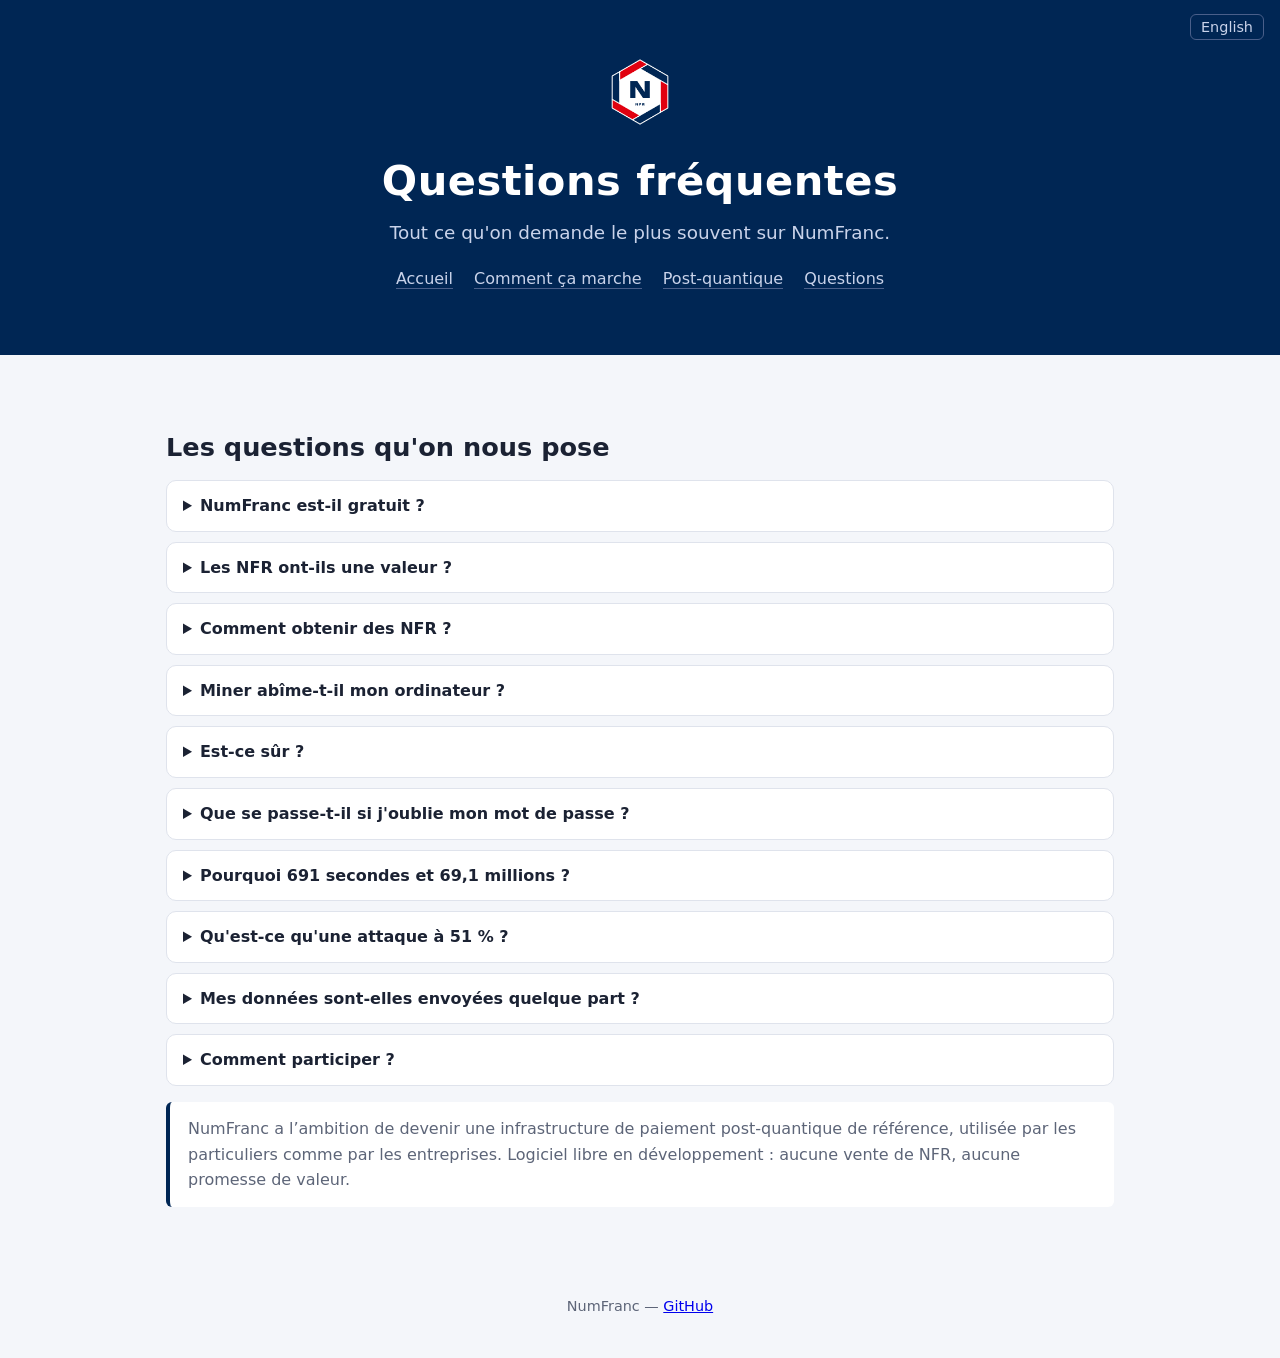
<file: site/faq.html>
<!doctype html>
<html lang="fr">
<head>
<meta charset="utf-8">
<meta name="viewport" content="width=device-width, initial-scale=1">
<title>Questions fréquentes sur NumFranc (NFR)</title>
<meta name="description" content="Les réponses aux questions sur NumFranc : gratuité, minage, sécurité, mot de passe oublié, attaque à 51 %, vie privée.">
<link rel="canonical" href="https://shadowrook-crypto.github.io/NumFranc/faq.html">
<link rel="alternate" hreflang="fr" href="https://shadowrook-crypto.github.io/NumFranc/faq.html">
<link rel="alternate" hreflang="en" href="https://shadowrook-crypto.github.io/NumFranc/faq-en.html">
<meta property="og:type" content="article">
<meta property="og:title" content="Questions fréquentes sur NumFranc (NFR)">
<meta property="og:description" content="Les réponses aux questions sur NumFranc : gratuité, minage, sécurité, mot de passe oublié, attaque à 51 %, vie privée.">
<meta property="og:url" content="https://shadowrook-crypto.github.io/NumFranc/faq.html">
<meta property="og:image" content="https://shadowrook-crypto.github.io/NumFranc/logo-256.png">
<link rel="icon" href="favicon.svg" type="image/svg+xml">
<link rel="stylesheet" href="style.css">
<script type="application/ld+json">{"@context": "https://schema.org", "@type": "FAQPage", "mainEntity": [{"@type": "Question", "name": "NumFranc est-il gratuit ?", "acceptedAnswer": {"@type": "Answer", "text": "Oui. Le logiciel est libre (licence MIT) et gratuit sur Mac, Windows et Linux. Aucun NFR n'est vendu."}}, {"@type": "Question", "name": "Les NFR ont-ils une valeur ?", "acceptedAnswer": {"@type": "Answer", "text": "Aucune valeur n'est promise. NumFranc est un logiciel libre en développement ; les NFR sont créés uniquement par le minage."}}, {"@type": "Question", "name": "Comment obtenir des NFR ?", "acceptedAnswer": {"@type": "Answer", "text": "En minant avec votre ordinateur (c'est automatique après l'installation), ou en recevant un paiement de quelqu'un."}}, {"@type": "Question", "name": "Miner abîme-t-il mon ordinateur ?", "acceptedAnswer": {"@type": "Answer", "text": "Non, mais le processeur travaille et chauffe davantage, comme pendant un jeu. Vous pouvez choisir le nombre de cœurs utilisés, et des horaires jour/nuit, dans les Réglages."}}, {"@type": "Question", "name": "Est-ce sûr ?", "acceptedAnswer": {"@type": "Answer", "text": "Le code est public et vérifiable par tous, testé automatiquement à chaque version, et chaque version est signée en SLH-DSA. Il n'a pas encore fait l'objet d'un audit indépendant par une société spécialisée."}}, {"@type": "Question", "name": "Que se passe-t-il si j'oublie mon mot de passe ?", "acceptedAnswer": {"@type": "Answer", "text": "À la création, NumFranc vous donne un code de secours en 3 morceaux : 2 morceaux suffisent pour tout récupérer. Rangez-les dans 3 endroits différents, sur papier."}}, {"@type": "Question", "name": "Pourquoi 691 secondes et 69,1 millions ?", "acceptedAnswer": {"@type": "Answer", "text": "69,1 millions, c'est environ la population de la France au 1er janvier 2026. Et 691 secondes donnent un rythme proche de celui de Bitcoin (10 minutes)."}}, {"@type": "Question", "name": "Qu'est-ce qu'une attaque à 51 % ?", "acceptedAnswer": {"@type": "Answer", "text": "Quelqu'un qui possède plus de la moitié de la puissance de minage pourrait réécrire les derniers blocs. NumFranc limite toute réécriture à 10 blocs, inscrit des points de contrôle et pénalise les chaînes minées en secret. La meilleure protection reste un réseau avec beaucoup d'ordinateurs indépendants : installez NumFranc pour le renforcer."}}, {"@type": "Question", "name": "Mes données sont-elles envoyées quelque part ?", "acceptedAnswer": {"@type": "Answer", "text": "Non. Il n'y a ni compte, ni serveur central, ni publicité. Votre portefeuille reste chiffré sur votre ordinateur."}}, {"@type": "Question", "name": "Comment participer ?", "acceptedAnswer": {"@type": "Answer", "text": "Installez NumFranc et laissez-le tourner, signalez les bugs ou proposez des améliorations sur GitHub, et parlez-en autour de vous."}}]}</script>
</head>
<body>
<header>
  <div class="langue"><a href="faq-en.html" hreflang="en">English</a></div>
  <img src="logo-256.png" alt="NumFranc" style="width:72px;height:72px">
  <h1>Questions fréquentes</h1>
  <p>Tout ce qu'on demande le plus souvent sur NumFranc.</p>
  <nav class="pages"><a href="index.html">Accueil</a> <a href="comment-ca-marche.html">Comment ça marche</a> <a href="post-quantique.html">Post-quantique</a> <a href="faq.html">Questions</a></nav>
</header>
<main>
  <h2>Les questions qu'on nous pose</h2>
  <details><summary>NumFranc est-il gratuit ?</summary><p>Oui. Le logiciel est libre (licence MIT) et gratuit sur Mac, Windows et Linux. Aucun NFR n'est vendu.</p></details>
  <details><summary>Les NFR ont-ils une valeur ?</summary><p>Aucune valeur n'est promise. NumFranc est un logiciel libre en développement ; les NFR sont créés uniquement par le minage.</p></details>
  <details><summary>Comment obtenir des NFR ?</summary><p>En minant avec votre ordinateur (c'est automatique après l'installation), ou en recevant un paiement de quelqu'un.</p></details>
  <details><summary>Miner abîme-t-il mon ordinateur ?</summary><p>Non, mais le processeur travaille et chauffe davantage, comme pendant un jeu. Vous pouvez choisir le nombre de cœurs utilisés, et des horaires jour/nuit, dans les Réglages.</p></details>
  <details><summary>Est-ce sûr ?</summary><p>Le code est public et vérifiable par tous, testé automatiquement à chaque version, et chaque version est signée en SLH-DSA. Il n'a pas encore fait l'objet d'un audit indépendant par une société spécialisée.</p></details>
  <details><summary>Que se passe-t-il si j'oublie mon mot de passe ?</summary><p>À la création, NumFranc vous donne un code de secours en 3 morceaux : 2 morceaux suffisent pour tout récupérer. Rangez-les dans 3 endroits différents, sur papier.</p></details>
  <details><summary>Pourquoi 691 secondes et 69,1 millions ?</summary><p>69,1 millions, c'est environ la population de la France au 1er janvier 2026. Et 691 secondes donnent un rythme proche de celui de Bitcoin (10 minutes).</p></details>
  <details><summary>Qu'est-ce qu'une attaque à 51 % ?</summary><p>Quelqu'un qui possède plus de la moitié de la puissance de minage pourrait réécrire les derniers blocs. NumFranc limite toute réécriture à 10 blocs, inscrit des points de contrôle et pénalise les chaînes minées en secret. La meilleure protection reste un réseau avec beaucoup d'ordinateurs indépendants : installez NumFranc pour le renforcer.</p></details>
  <details><summary>Mes données sont-elles envoyées quelque part ?</summary><p>Non. Il n'y a ni compte, ni serveur central, ni publicité. Votre portefeuille reste chiffré sur votre ordinateur.</p></details>
  <details><summary>Comment participer ?</summary><p>Installez NumFranc et laissez-le tourner, signalez les bugs ou proposez des améliorations sur GitHub, et parlez-en autour de vous.</p></details>
  <p class="avertissement">NumFranc a l&rsquo;ambition de devenir une infrastructure de paiement post-quantique de référence, utilisée par les particuliers comme par les entreprises. Logiciel libre en développement&nbsp;: aucune vente de NFR, aucune promesse de valeur.</p>
</main>
<footer>NumFranc — <a href="https://github.com/ShadowRook-crypto/NumFranc">GitHub</a></footer>
</body>
</html>
</file>
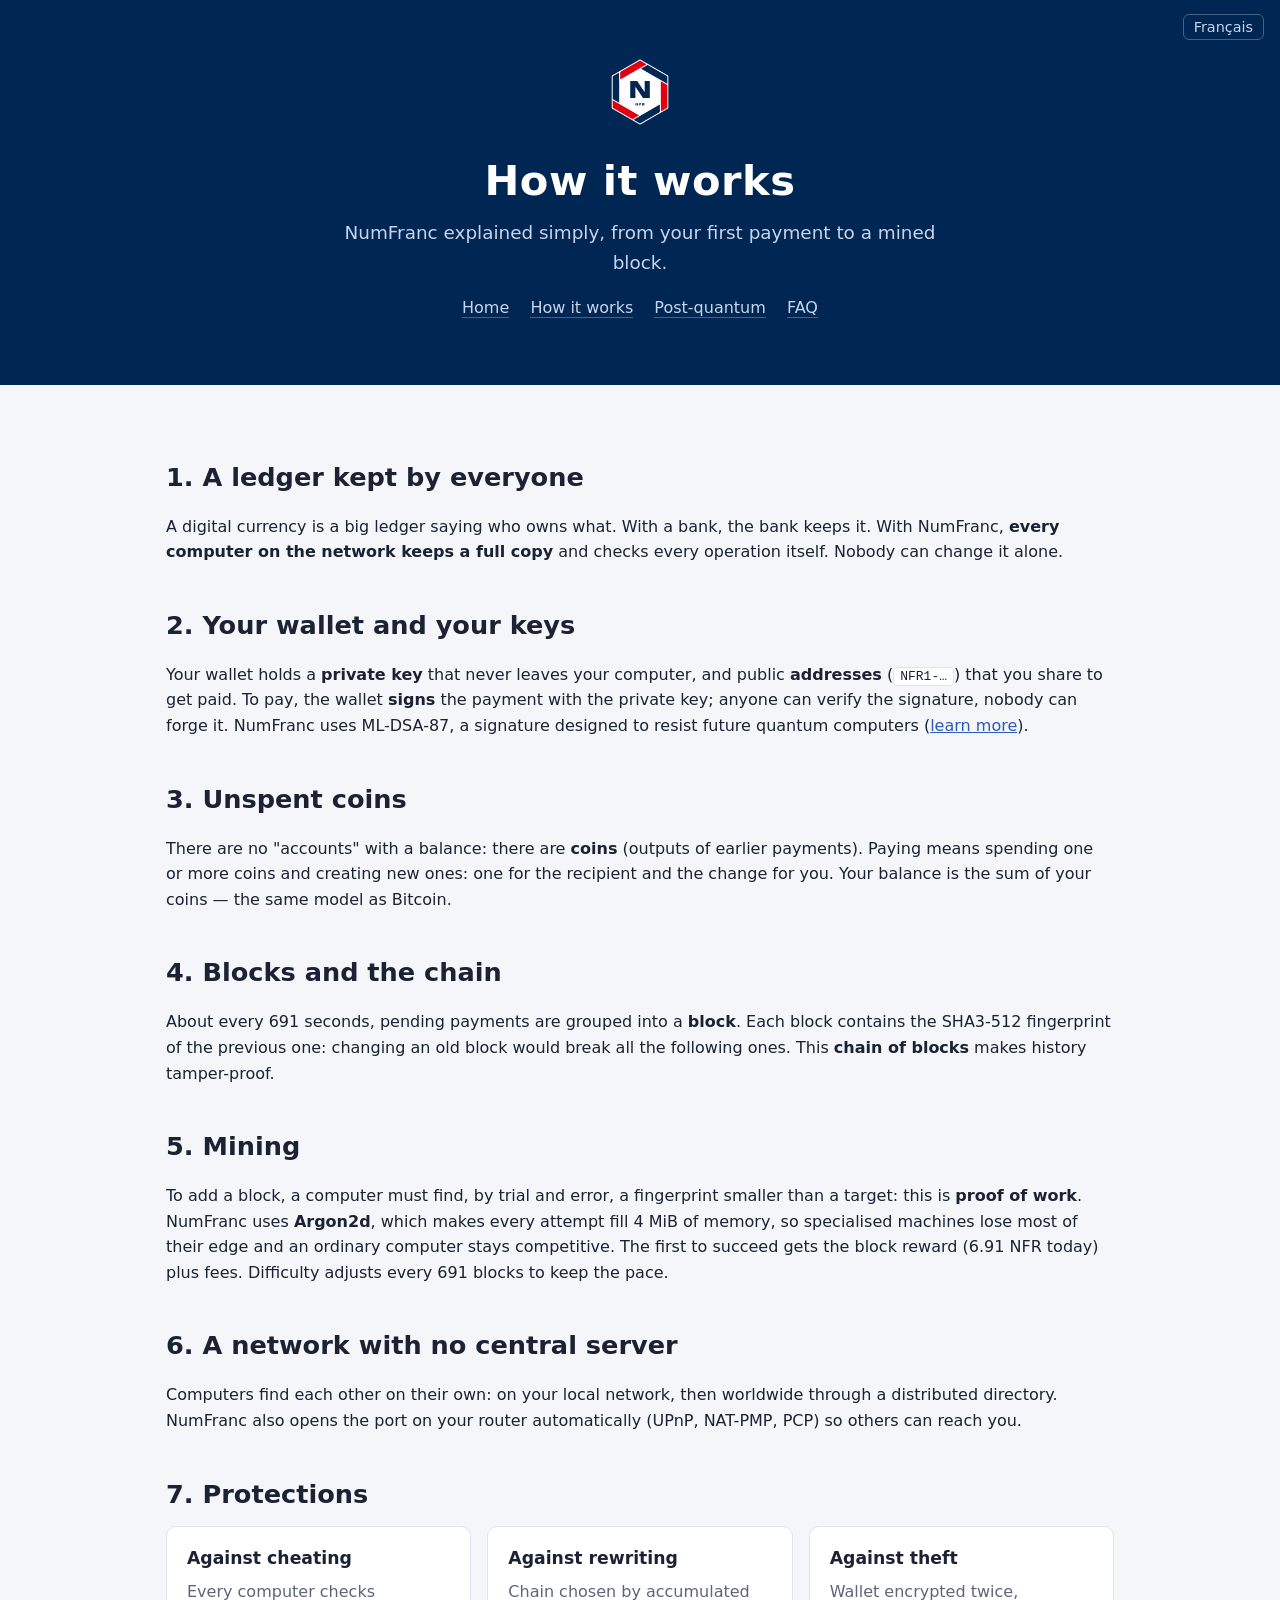
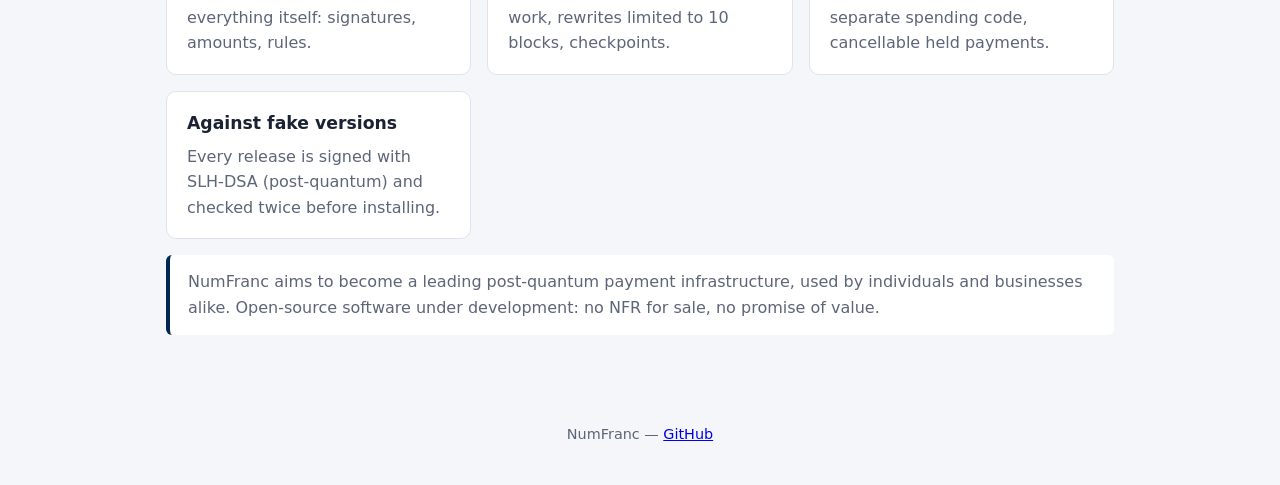
<file: site/how-it-works.html>
<!doctype html>
<html lang="en">
<head>
<meta charset="utf-8">
<meta name="viewport" content="width=device-width, initial-scale=1">
<title>How NumFranc works — blocks, mining and post-quantum signatures</title>
<meta name="description" content="How NumFranc works, explained simply: transactions, blocks, Argon2 mining, post-quantum ML-DSA signatures, a network with no central server.">
<link rel="canonical" href="https://shadowrook-crypto.github.io/NumFranc/how-it-works.html">
<link rel="alternate" hreflang="fr" href="https://shadowrook-crypto.github.io/NumFranc/comment-ca-marche.html">
<link rel="alternate" hreflang="en" href="https://shadowrook-crypto.github.io/NumFranc/how-it-works.html">
<meta property="og:type" content="article">
<meta property="og:title" content="How NumFranc works — blocks, mining and post-quantum signatures">
<meta property="og:description" content="How NumFranc works, explained simply: transactions, blocks, Argon2 mining, post-quantum ML-DSA signatures, a network with no central server.">
<meta property="og:url" content="https://shadowrook-crypto.github.io/NumFranc/how-it-works.html">
<meta property="og:image" content="https://shadowrook-crypto.github.io/NumFranc/logo-256.png">
<link rel="icon" href="favicon.svg" type="image/svg+xml">
<link rel="stylesheet" href="style.css">
</head>
<body>
<header>
  <div class="langue"><a href="comment-ca-marche.html" hreflang="fr">Français</a></div>
  <img src="logo-256.png" alt="NumFranc" style="width:72px;height:72px">
  <h1>How it works</h1>
  <p>NumFranc explained simply, from your first payment to a mined block.</p>
  <nav class="pages"><a href="en.html">Home</a> <a href="how-it-works.html">How it works</a> <a href="post-quantum.html">Post-quantum</a> <a href="faq-en.html">FAQ</a></nav>
</header>
<main>

  <h2>1. A ledger kept by everyone</h2>
  <p>A digital currency is a big ledger saying who owns what. With a bank, the bank keeps it. With NumFranc, <strong>every computer on the network keeps a full copy</strong> and checks every operation itself. Nobody can change it alone.</p>
  <h2>2. Your wallet and your keys</h2>
  <p>Your wallet holds a <strong>private key</strong> that never leaves your computer, and public <strong>addresses</strong> (<code>NFR1-…</code>) that you share to get paid. To pay, the wallet <strong>signs</strong> the payment with the private key; anyone can verify the signature, nobody can forge it. NumFranc uses ML-DSA-87, a signature designed to resist future quantum computers (<a href="post-quantum.html">learn more</a>).</p>
  <h2>3. Unspent coins</h2>
  <p>There are no "accounts" with a balance: there are <strong>coins</strong> (outputs of earlier payments). Paying means spending one or more coins and creating new ones: one for the recipient and the change for you. Your balance is the sum of your coins — the same model as Bitcoin.</p>
  <h2>4. Blocks and the chain</h2>
  <p>About every 691 seconds, pending payments are grouped into a <strong>block</strong>. Each block contains the SHA3-512 fingerprint of the previous one: changing an old block would break all the following ones. This <strong>chain of blocks</strong> makes history tamper-proof.</p>
  <h2>5. Mining</h2>
  <p>To add a block, a computer must find, by trial and error, a fingerprint smaller than a target: this is <strong>proof of work</strong>. NumFranc uses <strong>Argon2d</strong>, which makes every attempt fill 4&nbsp;MiB of memory, so specialised machines lose most of their edge and an ordinary computer stays competitive. The first to succeed gets the block reward (6.91 NFR today) plus fees. Difficulty adjusts every 691 blocks to keep the pace.</p>
  <h2>6. A network with no central server</h2>
  <p>Computers find each other on their own: on your local network, then worldwide through a distributed directory. NumFranc also opens the port on your router automatically (UPnP, NAT-PMP, PCP) so others can reach you.</p>
  <h2>7. Protections</h2>
  <div class="grille">
    <div class="carte"><h3>Against cheating</h3><p>Every computer checks everything itself: signatures, amounts, rules.</p></div>
    <div class="carte"><h3>Against rewriting</h3><p>Chain chosen by accumulated work, rewrites limited to 10 blocks, checkpoints.</p></div>
    <div class="carte"><h3>Against theft</h3><p>Wallet encrypted twice, separate spending code, cancellable held payments.</p></div>
    <div class="carte"><h3>Against fake versions</h3><p>Every release is signed with SLH-DSA (post-quantum) and checked twice before installing.</p></div>
  </div>

  <p class="avertissement">NumFranc aims to become a leading post-quantum payment infrastructure, used by individuals and businesses alike. Open-source software under development: no NFR for sale, no promise of value.</p>
</main>
<footer>NumFranc — <a href="https://github.com/ShadowRook-crypto/NumFranc">GitHub</a></footer>
</body>
</html>
</file>
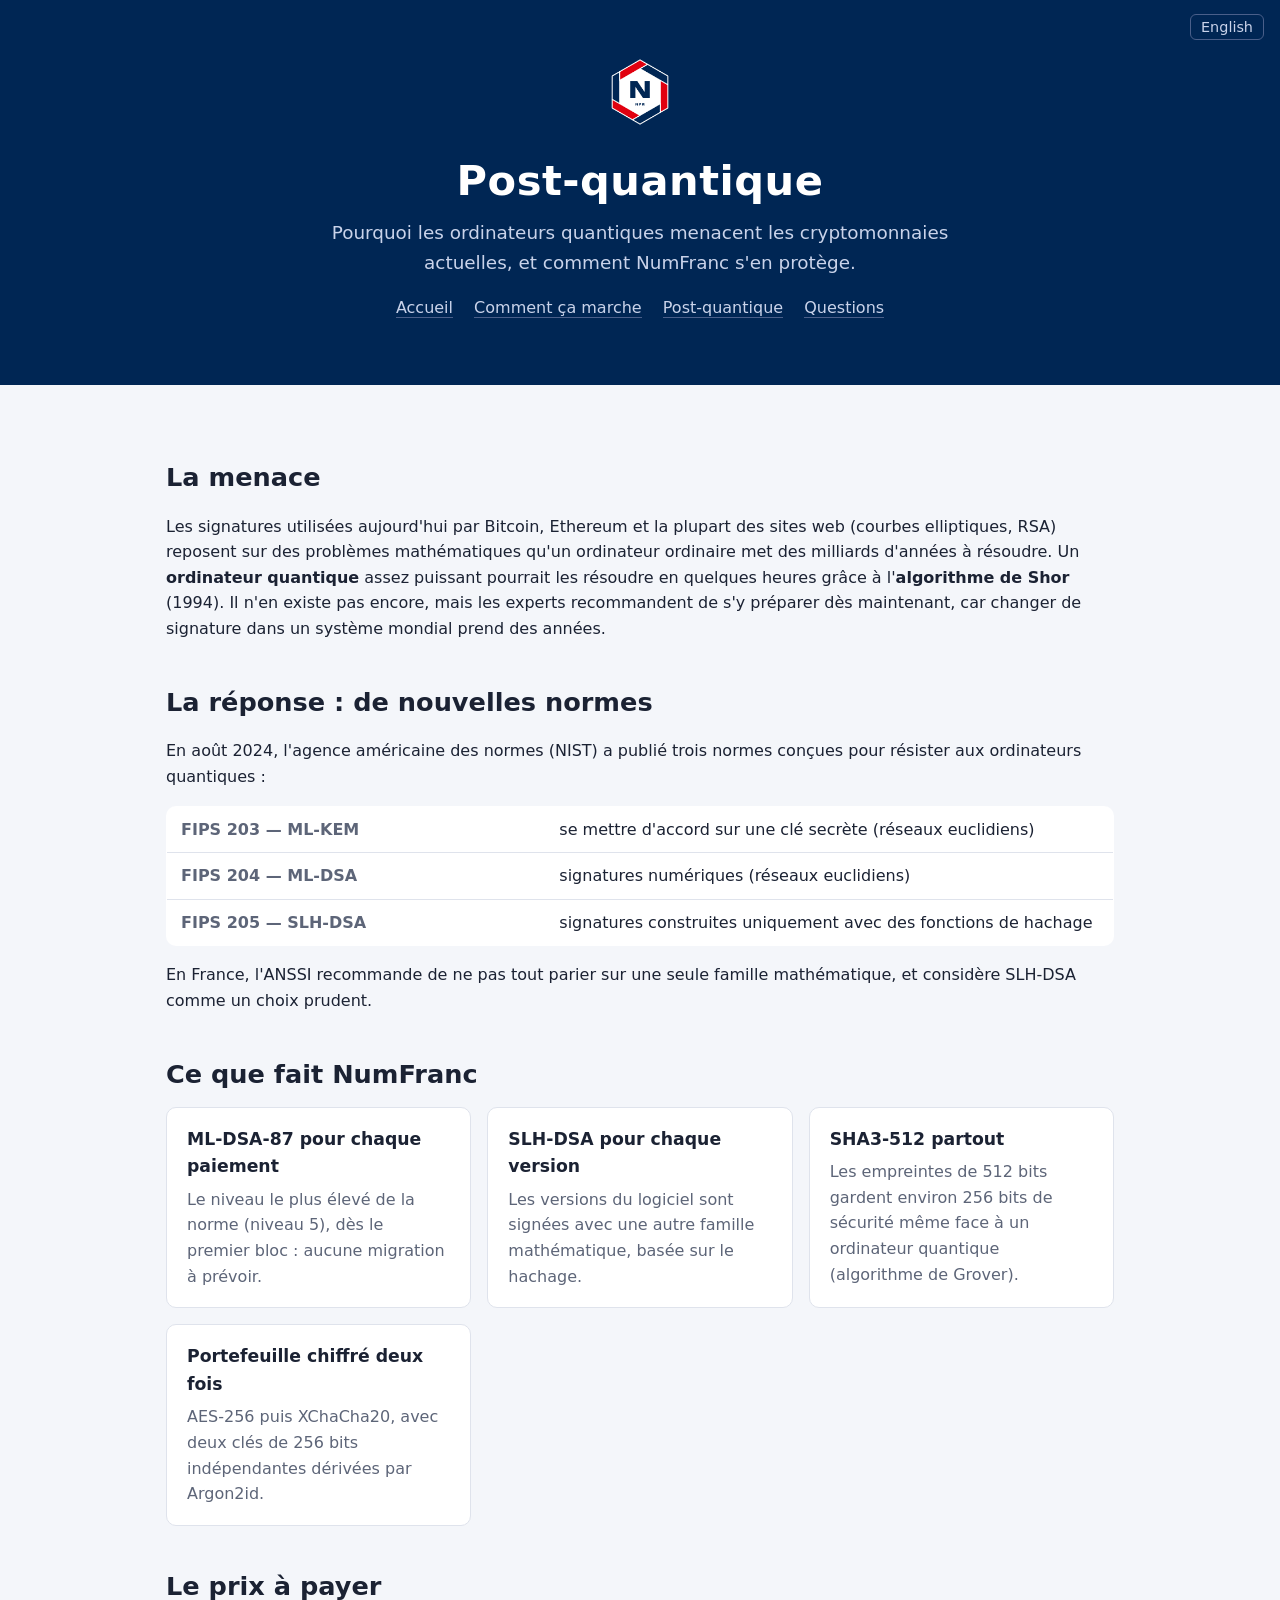
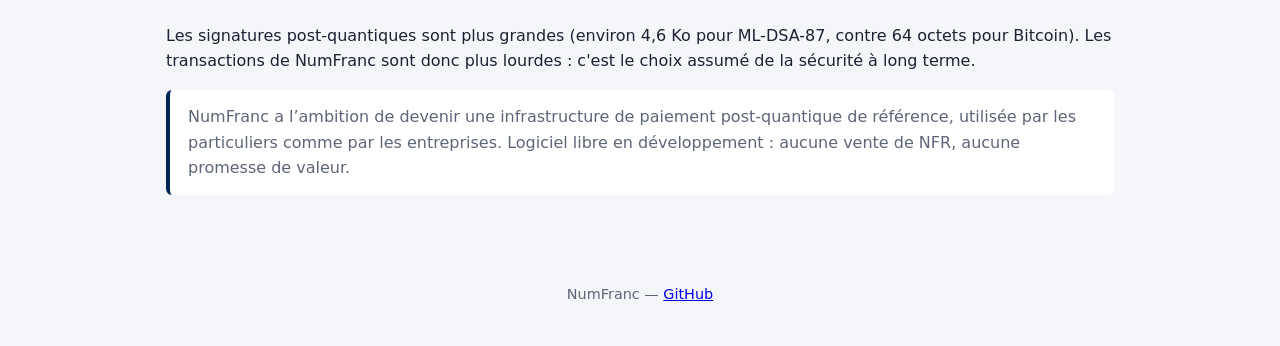
<file: site/post-quantique.html>
<!doctype html>
<html lang="fr">
<head>
<meta charset="utf-8">
<meta name="viewport" content="width=device-width, initial-scale=1">
<title>Cryptographie post-quantique : ML-DSA et SLH-DSA expliqués simplement — NumFranc</title>
<meta name="description" content="Qu'est-ce que la cryptographie post-quantique ? Pourquoi les ordinateurs quantiques menacent Bitcoin, et comment ML-DSA (FIPS 204) et SLH-DSA (FIPS 205) protègent NumFranc.">
<link rel="canonical" href="https://shadowrook-crypto.github.io/NumFranc/post-quantique.html">
<link rel="alternate" hreflang="fr" href="https://shadowrook-crypto.github.io/NumFranc/post-quantique.html">
<link rel="alternate" hreflang="en" href="https://shadowrook-crypto.github.io/NumFranc/post-quantum.html">
<meta property="og:type" content="article">
<meta property="og:title" content="Cryptographie post-quantique : ML-DSA et SLH-DSA expliqués simplement — NumFranc">
<meta property="og:description" content="Qu'est-ce que la cryptographie post-quantique ? Pourquoi les ordinateurs quantiques menacent Bitcoin, et comment ML-DSA (FIPS 204) et SLH-DSA (FIPS 205) protègent NumFranc.">
<meta property="og:url" content="https://shadowrook-crypto.github.io/NumFranc/post-quantique.html">
<meta property="og:image" content="https://shadowrook-crypto.github.io/NumFranc/logo-256.png">
<link rel="icon" href="favicon.svg" type="image/svg+xml">
<link rel="stylesheet" href="style.css">
</head>
<body>
<header>
  <div class="langue"><a href="post-quantum.html" hreflang="en">English</a></div>
  <img src="logo-256.png" alt="NumFranc" style="width:72px;height:72px">
  <h1>Post-quantique</h1>
  <p>Pourquoi les ordinateurs quantiques menacent les cryptomonnaies actuelles, et comment NumFranc s'en protège.</p>
  <nav class="pages"><a href="index.html">Accueil</a> <a href="comment-ca-marche.html">Comment ça marche</a> <a href="post-quantique.html">Post-quantique</a> <a href="faq.html">Questions</a></nav>
</header>
<main>

  <h2>La menace</h2>
  <p>Les signatures utilisées aujourd'hui par Bitcoin, Ethereum et la plupart des sites web (courbes elliptiques, RSA) reposent sur des problèmes mathématiques qu'un ordinateur ordinaire met des milliards d'années à résoudre. Un <strong>ordinateur quantique</strong> assez puissant pourrait les résoudre en quelques heures grâce à l'<strong>algorithme de Shor</strong> (1994). Il n'en existe pas encore, mais les experts recommandent de s'y préparer dès maintenant, car changer de signature dans un système mondial prend des années.</p>
  <h2>La réponse : de nouvelles normes</h2>
  <p>En août 2024, l'agence américaine des normes (NIST) a publié trois normes conçues pour résister aux ordinateurs quantiques&nbsp;:</p>
  <table>
    <tr><th>FIPS 203 — ML-KEM</th><td>se mettre d'accord sur une clé secrète (réseaux euclidiens)</td></tr>
    <tr><th>FIPS 204 — ML-DSA</th><td>signatures numériques (réseaux euclidiens)</td></tr>
    <tr><th>FIPS 205 — SLH-DSA</th><td>signatures construites uniquement avec des fonctions de hachage</td></tr>
  </table>
  <p>En France, l'ANSSI recommande de ne pas tout parier sur une seule famille mathématique, et considère SLH-DSA comme un choix prudent.</p>
  <h2>Ce que fait NumFranc</h2>
  <div class="grille">
    <div class="carte"><h3>ML-DSA-87 pour chaque paiement</h3><p>Le niveau le plus élevé de la norme (niveau 5), dès le premier bloc : aucune migration à prévoir.</p></div>
    <div class="carte"><h3>SLH-DSA pour chaque version</h3><p>Les versions du logiciel sont signées avec une autre famille mathématique, basée sur le hachage.</p></div>
    <div class="carte"><h3>SHA3-512 partout</h3><p>Les empreintes de 512 bits gardent environ 256 bits de sécurité même face à un ordinateur quantique (algorithme de Grover).</p></div>
    <div class="carte"><h3>Portefeuille chiffré deux fois</h3><p>AES-256 puis XChaCha20, avec deux clés de 256 bits indépendantes dérivées par Argon2id.</p></div>
  </div>
  <h2>Le prix à payer</h2>
  <p>Les signatures post-quantiques sont plus grandes (environ 4,6&nbsp;Ko pour ML-DSA-87, contre 64 octets pour Bitcoin). Les transactions de NumFranc sont donc plus lourdes&nbsp;: c'est le choix assumé de la sécurité à long terme.</p>

  <p class="avertissement">NumFranc a l&rsquo;ambition de devenir une infrastructure de paiement post-quantique de référence, utilisée par les particuliers comme par les entreprises. Logiciel libre en développement&nbsp;: aucune vente de NFR, aucune promesse de valeur.</p>
</main>
<footer>NumFranc — <a href="https://github.com/ShadowRook-crypto/NumFranc">GitHub</a></footer>
</body>
</html>
</file>
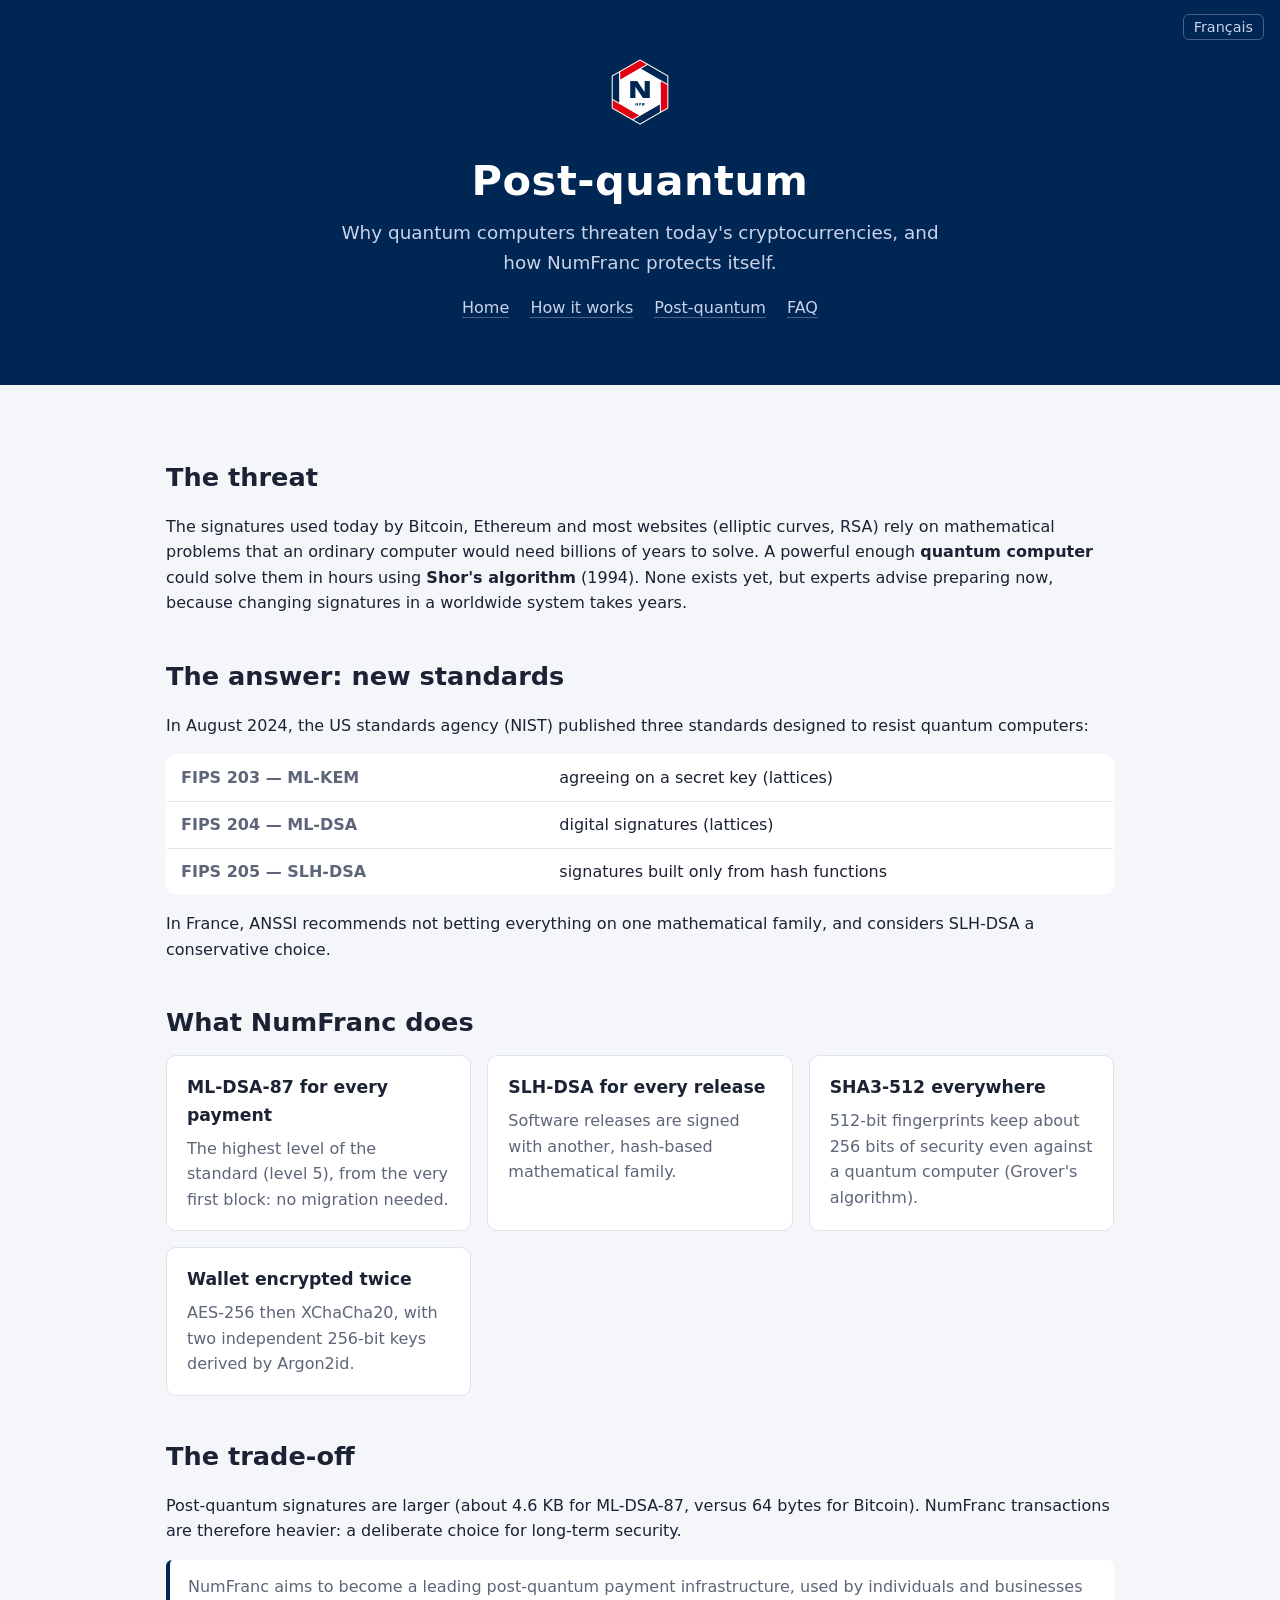
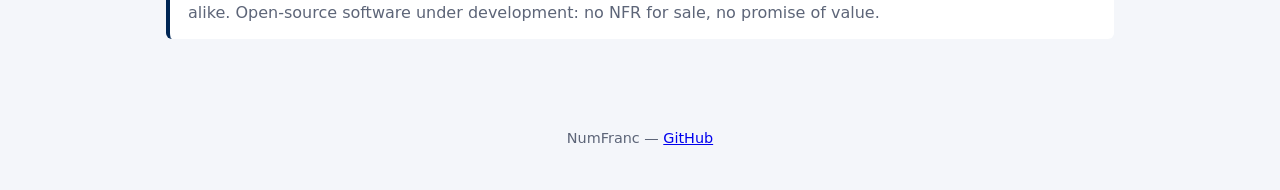
<file: site/post-quantum.html>
<!doctype html>
<html lang="en">
<head>
<meta charset="utf-8">
<meta name="viewport" content="width=device-width, initial-scale=1">
<title>Post-quantum cryptography: ML-DSA and SLH-DSA explained simply — NumFranc</title>
<meta name="description" content="What is post-quantum cryptography? Why quantum computers threaten Bitcoin, and how ML-DSA (FIPS 204) and SLH-DSA (FIPS 205) protect NumFranc.">
<link rel="canonical" href="https://shadowrook-crypto.github.io/NumFranc/post-quantum.html">
<link rel="alternate" hreflang="fr" href="https://shadowrook-crypto.github.io/NumFranc/post-quantique.html">
<link rel="alternate" hreflang="en" href="https://shadowrook-crypto.github.io/NumFranc/post-quantum.html">
<meta property="og:type" content="article">
<meta property="og:title" content="Post-quantum cryptography: ML-DSA and SLH-DSA explained simply — NumFranc">
<meta property="og:description" content="What is post-quantum cryptography? Why quantum computers threaten Bitcoin, and how ML-DSA (FIPS 204) and SLH-DSA (FIPS 205) protect NumFranc.">
<meta property="og:url" content="https://shadowrook-crypto.github.io/NumFranc/post-quantum.html">
<meta property="og:image" content="https://shadowrook-crypto.github.io/NumFranc/logo-256.png">
<link rel="icon" href="favicon.svg" type="image/svg+xml">
<link rel="stylesheet" href="style.css">
</head>
<body>
<header>
  <div class="langue"><a href="post-quantique.html" hreflang="fr">Français</a></div>
  <img src="logo-256.png" alt="NumFranc" style="width:72px;height:72px">
  <h1>Post-quantum</h1>
  <p>Why quantum computers threaten today's cryptocurrencies, and how NumFranc protects itself.</p>
  <nav class="pages"><a href="en.html">Home</a> <a href="how-it-works.html">How it works</a> <a href="post-quantum.html">Post-quantum</a> <a href="faq-en.html">FAQ</a></nav>
</header>
<main>

  <h2>The threat</h2>
  <p>The signatures used today by Bitcoin, Ethereum and most websites (elliptic curves, RSA) rely on mathematical problems that an ordinary computer would need billions of years to solve. A powerful enough <strong>quantum computer</strong> could solve them in hours using <strong>Shor's algorithm</strong> (1994). None exists yet, but experts advise preparing now, because changing signatures in a worldwide system takes years.</p>
  <h2>The answer: new standards</h2>
  <p>In August 2024, the US standards agency (NIST) published three standards designed to resist quantum computers:</p>
  <table>
    <tr><th>FIPS 203 — ML-KEM</th><td>agreeing on a secret key (lattices)</td></tr>
    <tr><th>FIPS 204 — ML-DSA</th><td>digital signatures (lattices)</td></tr>
    <tr><th>FIPS 205 — SLH-DSA</th><td>signatures built only from hash functions</td></tr>
  </table>
  <p>In France, ANSSI recommends not betting everything on one mathematical family, and considers SLH-DSA a conservative choice.</p>
  <h2>What NumFranc does</h2>
  <div class="grille">
    <div class="carte"><h3>ML-DSA-87 for every payment</h3><p>The highest level of the standard (level 5), from the very first block: no migration needed.</p></div>
    <div class="carte"><h3>SLH-DSA for every release</h3><p>Software releases are signed with another, hash-based mathematical family.</p></div>
    <div class="carte"><h3>SHA3-512 everywhere</h3><p>512-bit fingerprints keep about 256 bits of security even against a quantum computer (Grover's algorithm).</p></div>
    <div class="carte"><h3>Wallet encrypted twice</h3><p>AES-256 then XChaCha20, with two independent 256-bit keys derived by Argon2id.</p></div>
  </div>
  <h2>The trade-off</h2>
  <p>Post-quantum signatures are larger (about 4.6&nbsp;KB for ML-DSA-87, versus 64 bytes for Bitcoin). NumFranc transactions are therefore heavier: a deliberate choice for long-term security.</p>

  <p class="avertissement">NumFranc aims to become a leading post-quantum payment infrastructure, used by individuals and businesses alike. Open-source software under development: no NFR for sale, no promise of value.</p>
</main>
<footer>NumFranc — <a href="https://github.com/ShadowRook-crypto/NumFranc">GitHub</a></footer>
</body>
</html>
</file>
<file: site/style.css>
:root {
    --nuit: #002654; --or: #E1000F; --clair: #AFC8E6; --fond: #f4f6fa; --texte: #1b2233; --doux: #5d6578;
    --carte: #ffffff; --bord: #dfe3ec;
  }
  @media (prefers-color-scheme: dark) {
    :root { --fond: #12151c; --texte: #e8ebf2; --doux: #a3aabb; --carte: #1c212b; --bord: #2c3342; }
  }
  * { box-sizing: border-box; }
  body { margin: 0; font-family: system-ui, -apple-system, "Segoe UI", Roboto, sans-serif; background: var(--fond); color: var(--texte); line-height: 1.6; }
  header { background: var(--nuit); color: #fff; padding: 56px 16px 64px; text-align: center; }
  header img { width: 120px; height: 120px; }
  header h1 { font-size: 2.6rem; margin: 12px 0 4px; letter-spacing: .5px; }
  header p { margin: 0 auto; max-width: 640px; color: #c9d3ea; font-size: 1.15rem; }
  .bouton.secondaire { background: transparent; color: #fff; border: 2px solid var(--clair); margin-left: 8px; }
  .bouton { display: inline-block; margin-top: 24px; background: var(--or); color: #FFFFFF; font-weight: 700; padding: 12px 26px; border-radius: 8px; text-decoration: none; }
  main { max-width: 980px; margin: 0 auto; padding: 32px 16px 48px; }
  h2 { font-size: 1.6rem; margin: 40px 0 12px; }
  .histoire { font-size: 1.08rem; max-width: 760px; }
  .grille { display: grid; grid-template-columns: repeat(auto-fit, minmax(260px, 1fr)); gap: 16px; }
  .carte { background: var(--carte); border: 1px solid var(--bord); border-radius: 10px; padding: 18px 20px; }
  .carte h3 { margin: 0 0 6px; font-size: 1.08rem; }
  .carte p { margin: 0; color: var(--doux); }
  table { width: 100%; border-collapse: collapse; background: var(--carte); border: 1px solid var(--bord); border-radius: 10px; overflow: hidden; }
  td, th { text-align: left; padding: 10px 14px; border-bottom: 1px solid var(--bord); }
  th { width: 40%; color: var(--doux); font-weight: 600; }
  ol li { margin-bottom: 6px; }
  .langue { position: absolute; top: 14px; right: 16px; }
  .langue a { color: #c9d3ea; text-decoration: none; border: 1px solid #4a5f8a; border-radius: 6px; padding: 4px 10px; font-size: .9rem; }
  header { position: relative; }
  .systemes { display: grid; grid-template-columns: repeat(auto-fit, minmax(280px, 1fr)); gap: 16px; }
  .systemes .carte h3 { font-size: 1.2rem; }
  .systemes .telecharge { display: inline-block; margin: 8px 0 10px; background: var(--nuit); color: #fff; font-weight: 700; padding: 9px 16px; border-radius: 8px; text-decoration: none; }
  @media (prefers-color-scheme: dark) { .systemes .telecharge { background: #2c4a86; } }
  .systemes ol { margin: 0; padding-left: 20px; color: var(--doux); }
  .systemes small { color: var(--doux); display: block; margin-top: 8px; }
  .avertissement { border-left: 4px solid var(--nuit); background: var(--carte); padding: 14px 18px; border-radius: 6px; color: var(--doux); }
  footer { text-align: center; color: var(--doux); padding: 24px 16px 40px; font-size: .9rem; }
  code { background: var(--carte); border: 1px solid var(--bord); border-radius: 4px; padding: 1px 6px; overflow-wrap: anywhere; }

  .fil { font-size: .95rem; margin-bottom: 8px; } .fil a { color: inherit; }
  nav.pages { margin-top: 18px; } nav.pages a { color: #c9d3ea; margin: 0 8px; text-decoration: none; border-bottom: 1px solid #4a5f8a; }
  details { background: var(--carte); border: 1px solid var(--bord); border-radius: 10px; padding: 12px 16px; margin-bottom: 10px; }
  summary { font-weight: 700; cursor: pointer; }
  details p { color: var(--doux); margin: 10px 0 0; }
  main a { color: #2c5bb8; } @media (prefers-color-scheme: dark) { main a { color: #8fb0ef; } }
</file>
